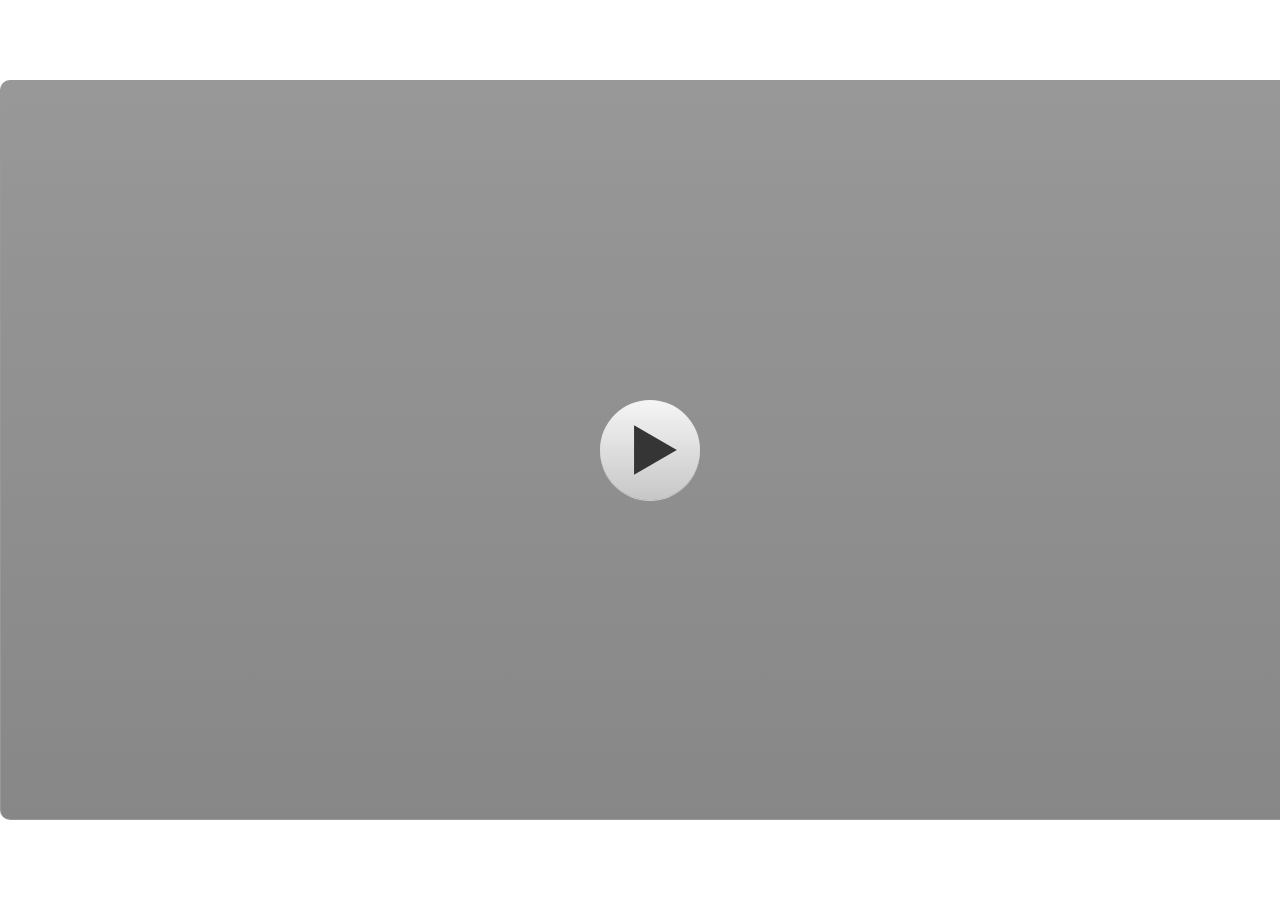
<file: story_html5.html>
<!DOCTYPE html>
<html lang="en-US">
<head>
  <meta charset="utf-8">
  <!-- Created using Storyline 3 - http://www.articulate.com  -->
  <!-- version: 3.10.22406.0 -->
  <title>Auditor AI - Misi Rekrutmen Adil</title>
  <meta http-equiv="x-ua-compatible" content="IE=edge" />
  <meta name="viewport" content="width=device-width, initial-scale=1.0, user-scalable=no, shrink-to-fit=no, minimal-ui" />
  <meta name="apple-mobile-web-app-capable" content="yes" />
  <style>
    html, body { height: 100%; padding: 0; margin: 0 }
    #app { height: 100%; width: 100%; }
  </style>
  
  <script>window.THREE = { };</script>
</head>
<body style="background: #FFFFFF" class="cs-HTML theme-classic">
  <!-- 360 -->
  <script>!function(e){function n(e,i){return e.test(i)}function i(e){var i=e||navigator.userAgent,o=i.split("[FBAN");if(void 0!==o[1]&&(i=o[0]),this.apple={phone:n(t,i),ipod:n(d,i),tablet:!n(t,i)&&n(s,i),device:n(t,i)||n(d,i)||n(s,i)},this.amazon={phone:n(h,i),tablet:!n(h,i)&&n(a,i),device:n(h,i)||n(a,i)},this.android={phone:n(h,i)||n(b,i),tablet:!n(h,i)&&!n(b,i)&&(n(a,i)||n(r,i)),device:n(h,i)||n(a,i)||n(b,i)||n(r,i)},this.windows={phone:n(l,i),tablet:n(p,i),device:n(l,i)||n(p,i)},this.other={blackberry:n(f,i),blackberry10:n(u,i),opera:n(c,i),firefox:n(A,i),chrome:n(w,i),device:n(f,i)||n(u,i)||n(c,i)||n(A,i)||n(w,i)},this.seven_inch=n(v,i),this.any=this.apple.device||this.android.device||this.windows.device||this.other.device||this.seven_inch,this.phone=this.apple.phone||this.android.phone||this.windows.phone,this.tablet=this.apple.tablet||this.android.tablet||this.windows.tablet,"undefined"==typeof window)return this}function o(){var e=new i;return e.Class=i,e}var t=/iPhone/i,d=/iPod/i,s=/iPad/i,b=/(?=.*\bAndroid\b)(?=.*\bMobile\b)/i,r=/Android/i,h=/(?=.*\bAndroid\b)(?=.*\bSD4930UR\b)/i,a=/(?=.*\bAndroid\b)(?=.*\b(?:KFOT|KFTT|KFJWI|KFJWA|KFSOWI|KFTHWI|KFTHWA|KFAPWI|KFAPWA|KFARWI|KFASWI|KFSAWI|KFSAWA)\b)/i,l=/IEMobile/i,p=/(?=.*\bWindows\b)(?=.*\bARM\b)/i,f=/BlackBerry/i,u=/BB10/i,c=/Opera Mini/i,w=/(CriOS|Chrome)(?=.*\bMobile\b)/i,A=/(?=.*\bFirefox\b)(?=.*\bMobile\b)/i,v=new RegExp("(?:Nexus 7|BNTV250|Kindle Fire|Silk|GT-P1000)","i");"undefined"!=typeof module&&module.exports&&"undefined"==typeof window?module.exports=i:"undefined"!=typeof module&&module.exports&&"undefined"!=typeof window?module.exports=o():"function"==typeof define&&define.amd?define("isMobile",[],e.isMobile=o()):e.isMobile=o()}(this);
    window.isMobile.apple.tablet = window.isMobile.apple.tablet ||
      (navigator.platform === 'MacIntel' && navigator.maxTouchPoints > 1);
    window.isMobile.apple.device = window.isMobile.apple.device || window.isMobile.apple.tablet;
    window.isMobile.tablet = window.isMobile.tablet || window.isMobile.apple.tablet;
    window.isMobile.any = window.isMobile.any || window.isMobile.apple.tablet;
  </script>

  <div id="focus-sink" aria-hidden="true" tabIndex=-1"></div>

  <div id="preso"></div>
  <script>
    window.DS = {};
    window.globals = {
      DATA_PATH_BASE: '',
      HAS_FRAME: true,
      HAS_SLIDE: true,

      lmsPresent: false,
      tinCanPresent: false,
      cmi5Present: false,
      aoSupport: false,
      scale: 'noscale',
      captureRc: false,
      browserSize: 'optimal',
      bgColor: '#FFFFFF',
      features: '',
      themeName: 'classic',
      preloaderColor: '#FFFFFF',
      suppressAnalytics: false,
      productChannel: 'perpetual',
      publishSource: 'storyline',
      aid: '',
      cid: '80549537-d922-4b01-b602-caafe32da1da',
      playerVersion: '3.10.22406.0',
      maxIosVideoElements: 5,

      
      parseParams: function(qs) {
        if (window.globals.parsedParams != null) {
          return window.globals.parsedParams;
        }
        qs = (qs || window.location.search.substr(1)).split('+').join(' ');
        var params = {},
            tokens,
            re = /[?&]?([^=]+)=([^&]*)/g;

        while (tokens = re.exec(qs)) {
          params[decodeURIComponent(tokens[1]).trim()] =
            decodeURIComponent(tokens[2]).trim();
        }
        window.globals.parsedParams = params;
        return params;
      }

    };

    (function() {

      var classTypes = [ 'desktop', 'mobile', 'phone', 'tablet' ];

      var addDeviceClasses = function(prefix, testObj) {
        var curr, i;
        for (i = 0; i < classTypes.length; i++) {
          curr = classTypes[i];
          if (testObj[curr]) {
            document.body.classList.add(prefix + curr);
          }
        }
      };

      var params = window.globals.parseParams(),
          isDevicePreview = params.devicepreview === '1',
          isPhoneOverride = params.deviceType === 'phone' || (isDevicePreview && params.phone == '1'),
          isTabletOverride = (params.deviceType === 'tablet' || isDevicePreview) && !isPhoneOverride,
          isMobileOverride = isPhoneOverride || isTabletOverride;

      var deviceView = {
        desktop: !window.isMobile.any && !isMobileOverride,
        mobile: window.isMobile.any || isMobileOverride,
        phone: isPhoneOverride || (window.isMobile.phone && !isTabletOverride),
        tablet: isTabletOverride || window.isMobile.tablet
      };

      window.globals.deviceView = deviceView;
      window.isMobile.desktop = !window.isMobile.any;
      window.isMobile.mobile = window.isMobile.any;

      addDeviceClasses('view-', deviceView);

    })();
  </script>
  
  <script src='story_content/user.js' type=text/javascript></script>
  <div class="slide-loader"></div>

  <script type="text/javascript">
    if (window.globals.deviceView.isMobile) { var doc = document, loader = doc.body.querySelector('.slide-loader'); [ 1, 2, 3 ].forEach(function(n) { var d = doc.createElement('div'); d.style.backgroundColor = window.globals.preloaderColor; d.classList.add('mobile-loader-dot'); d.classList.add('dot' + n); loader.appendChild(d); }); }
  </script>

  <div class="mobile-load-title-overlay" style="display: none">
    <div class="mobile-load-title">Auditor AI - Misi Rekrutmen Adil</div>
  </div>

  <div class="mobile-chrome-warning"></div>

  <script>
    
    if (window.autoSpider && window.vInterfaceObject) {
      document.querySelector('.mobile-load-title-overlay').style.display = 'none';
    }
  </script>

  

  <link rel="stylesheet" href="html5/data/css/output.min.css" data-noprefix />
</body>
<script src="html5/lib/scripts/ds-bootstrap.min.js"></script>
</html>
</file>
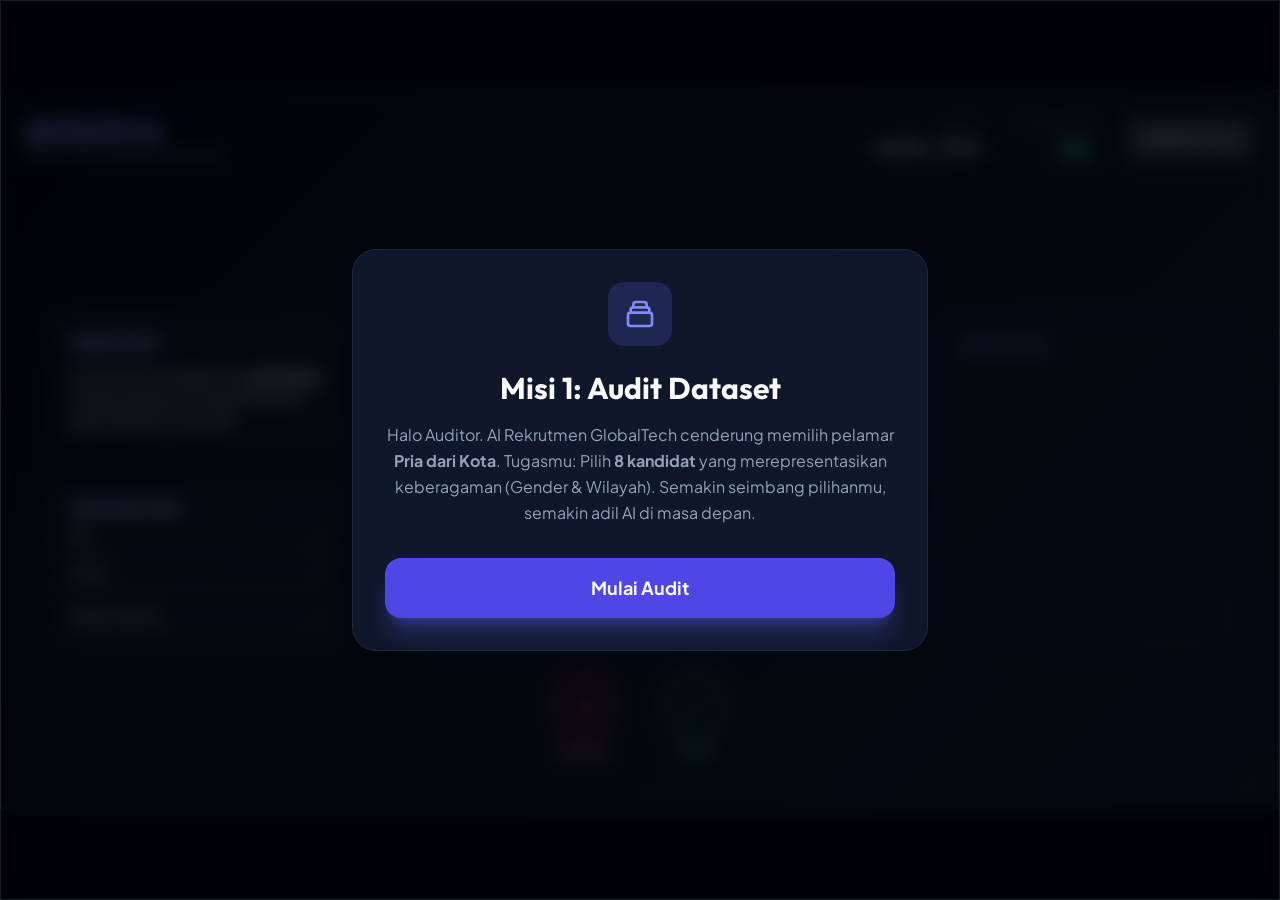
<file: story_content/WebObjects/5WrjZgsZGil/game_level_1.htm>
<!doctype html>
<html lang="id">
  <head>
    <meta charset="UTF-8" />
    <meta name="viewport" content="width=device-width, initial-scale=1.0" />
    <title>Detektif AI: Misi Rekrutmen Adil</title>
    <script src="tailwind.js"></script>
    <link
      href="https://fonts.googleapis.com/css2?family=Plus+Jakarta+Sans:wght@400;500;600;700&family=Outfit:wght@600;700&display=swap"
      rel="stylesheet"
    />
    <style>
      :root {
        --primary: #6366f1;
        --success: #10b981;
        --danger: #ef4444;
        --bg-dark: #020617;
        --card-bg: #0f172a;
      }

      body {
        font-family: "Plus Jakarta Sans", sans-serif;
        background-color: var(--bg-dark);
        color: #f8fafc;
        margin: 0;
        padding: 0;
        overflow: hidden; /* Mencegah scroll di IFP */
        display: flex;
        justify-content: center;
        align-items: center;
        height: 100vh;
      }

      #game-container {
        width: 1280px;
        height: 720px;
        background: linear-gradient(135deg, #020617 0%, #0f172a 100%);
        position: relative;
        box-shadow: 0 0 50px rgba(0, 0, 0, 0.5);
        border: 1px solid #1e293b;
        overflow: hidden;
      }

      .heading-font {
        font-family: "Outfit", sans-serif;
      }

      .glass-panel {
        background: rgba(15, 23, 42, 0.7);
        backdrop-filter: blur(10px);
        border: 1px solid rgba(255, 255, 255, 0.1);
      }

      .card-stack {
        perspective: 1000px;
      }

      .candidate-card {
        transition: all 0.4s cubic-bezier(0.175, 0.885, 0.32, 1.275);
        user-select: none;
      }

      .fairness-meter-fill {
        transition:
          width 0.5s ease-in-out,
          background-color 0.5s ease;
      }

      /* Scanline effect for Cyberpunk vibe */
      .scanline {
        width: 100%;
        height: 2px;
        background: rgba(99, 102, 241, 0.1);
        position: absolute;
        z-index: 10;
        animation: scan 4s linear infinite;
      }

      @keyframes scan {
        0% {
          top: 0;
        }
        100% {
          top: 100%;
        }
      }

      .btn-action {
        transition: all 0.2s ease;
      }
      .btn-action:active {
        transform: scale(0.95);
      }
    </style>
  </head>
  <body>
    <div id="game-container">
      <div class="scanline"></div>

      <!-- Header -->
      <header
        class="absolute top-0 w-full p-6 flex justify-between items-center z-20"
      >
        <div>
          <h1
            class="heading-font text-2xl font-bold tracking-tight text-indigo-400"
          >
            DETEKTIF AI
          </h1>
          <p class="text-xs text-slate-400 tracking-widest uppercase">
            Misi 01: De-biasing Dataset
          </p>
        </div>
        <div class="flex gap-8">
          <div class="text-right">
            <p class="text-[10px] uppercase text-slate-500 mb-1">Auditor</p>
            <p id="auditor-name" class="font-semibold text-indigo-100">
              Guest_User
            </p>
          </div>
          <div class="text-right">
            <p class="text-[10px] uppercase text-slate-500 mb-1">
              Skor Keadilan
            </p>
            <p id="fairness-score" class="font-bold text-emerald-400 text-xl">
              0%
            </p>
          </div>
          <button
            onclick="exitToMenu()"
            class="px-4 py-2 bg-slate-800 hover:bg-rose-600 hover:text-white text-slate-300 text-xs font-bold rounded-lg border border-slate-700 transition-all shadow-md"
          >
            KEMBALI KE LAB
          </button>
        </div>
      </header>

      <!-- Main Content -->
      <main class="h-full flex items-center px-12 pt-16">
        <!-- Left: Sidebar Info -->
        <aside class="w-1/4 space-y-6">
          <div class="glass-panel p-5 rounded-2xl">
            <h3
              class="text-sm font-bold text-indigo-300 mb-3 uppercase tracking-tighter"
            >
              Target Audit
            </h3>
            <p class="text-sm text-slate-300 leading-relaxed">
              Kumpulkan 8 kandidat yang
              <span class="text-white font-bold italic">seimbang</span>. Hindari
              pola bias (Gender & Wilayah) agar AI belajar secara adil.
            </p>
          </div>

          <div class="glass-panel p-5 rounded-2xl">
            <h3
              class="text-sm font-bold text-indigo-300 mb-3 uppercase tracking-tighter"
            >
              Data Komposisi
            </h3>
            <div class="space-y-3">
              <div>
                <div class="flex justify-between text-[10px] mb-1">
                  <span>PRIA</span>
                  <span id="count-m">0</span>
                </div>
                <div class="h-1 bg-slate-800 rounded-full overflow-hidden">
                  <div
                    id="bar-m"
                    class="h-full bg-blue-500 w-0 transition-all"
                  ></div>
                </div>
              </div>
              <div>
                <div class="flex justify-between text-[10px] mb-1">
                  <span>WANITA</span>
                  <span id="count-f">0</span>
                </div>
                <div class="h-1 bg-slate-800 rounded-full overflow-hidden">
                  <div
                    id="bar-f"
                    class="h-full bg-pink-500 w-0 transition-all"
                  ></div>
                </div>
              </div>
              <div class="pt-2 border-t border-slate-800">
                <div class="flex justify-between text-[10px] mb-1">
                  <span>PEDESAAN (RURAL)</span>
                  <span id="count-rural">0</span>
                </div>
                <div class="h-1 bg-slate-800 rounded-full overflow-hidden">
                  <div
                    id="bar-rural"
                    class="h-full bg-emerald-500 w-0 transition-all"
                  ></div>
                </div>
              </div>
            </div>
          </div>
        </aside>

        <!-- Center: Card Swiper Area -->
        <section
          class="flex-1 flex flex-col items-center justify-center relative"
        >
          <div id="card-area" class="w-80 h-[420px] relative card-stack">
            <!-- Cards will be injected here via JS -->
            <div
              id="empty-state"
              class="absolute inset-0 flex flex-col items-center justify-center text-center opacity-0 pointer-events-none transition-opacity duration-500"
            >
              <div
                class="w-20 h-20 rounded-full bg-indigo-500/20 flex items-center justify-center mb-4"
              >
                <svg
                  class="w-10 h-10 text-indigo-400"
                  fill="none"
                  stroke="currentColor"
                  viewBox="0 0 24 24"
                >
                  <path
                    stroke-linecap="round"
                    stroke-linejoin="round"
                    stroke-width="2"
                    d="M5 13l4 4L19 7"
                  ></path>
                </svg>
              </div>
              <h2 class="text-xl font-bold mb-2 text-white">Audit Selesai</h2>
              <p class="text-sm text-slate-400 mb-6">
                Menganalisis hasil de-biasing...
              </p>
              <button
                onclick="finishLevel()"
                class="px-8 py-3 bg-indigo-600 hover:bg-indigo-500 text-white rounded-xl font-bold shadow-lg shadow-indigo-500/40 transition-all"
              >
                Lihat Laporan
              </button>
            </div>
          </div>

          <!-- Action Buttons -->
          <div id="action-btns" class="mt-12 flex gap-12">
            <button
              onclick="handleDecision(false)"
              class="group flex flex-col items-center gap-2"
            >
              <div
                class="w-16 h-16 rounded-full border-2 border-rose-500 flex items-center justify-center text-rose-500 group-hover:bg-rose-500 group-hover:text-white btn-action"
              >
                <svg
                  class="w-8 h-8"
                  fill="none"
                  stroke="currentColor"
                  viewBox="0 0 24 24"
                >
                  <path
                    stroke-linecap="round"
                    stroke-linejoin="round"
                    stroke-width="2"
                    d="M6 18L18 6M6 6l12 12"
                  ></path>
                </svg>
              </div>
              <span
                class="text-[10px] font-bold tracking-widest text-rose-400 uppercase"
                >Abaikan</span
              >
            </button>
            <button
              onclick="handleDecision(true)"
              class="group flex flex-col items-center gap-2"
            >
              <div
                class="w-16 h-16 rounded-full border-2 border-emerald-500 flex items-center justify-center text-emerald-500 group-hover:bg-emerald-500 group-hover:text-white btn-action"
              >
                <svg
                  class="w-8 h-8"
                  fill="none"
                  stroke="currentColor"
                  viewBox="0 0 24 24"
                >
                  <path
                    stroke-linecap="round"
                    stroke-linejoin="round"
                    stroke-width="2"
                    d="M5 13l4 4L19 7"
                  ></path>
                </svg>
              </div>
              <span
                class="text-[10px] font-bold tracking-widest text-emerald-400 uppercase"
                >Terima</span
              >
            </button>
          </div>
        </section>

        <!-- Right: Instructions / Objective -->
        <aside class="w-1/4">
          <div class="glass-panel p-6 rounded-3xl border-indigo-500/30">
            <h3
              class="text-indigo-400 text-xs font-bold uppercase mb-4 tracking-widest"
            >
              Status Log
            </h3>
            <div
              id="log-container"
              class="space-y-4 h-64 overflow-hidden relative"
            >
              <!-- Logs will appear here -->
            </div>
          </div>
        </aside>
      </main>

      <!-- Bottom Meter -->
      <div class="absolute bottom-0 w-full h-1 bg-slate-900">
        <div
          id="overall-progress"
          class="h-full bg-indigo-500 w-0 transition-all duration-300"
        ></div>
      </div>
    </div>

    <!-- Intro Modal -->
    <div
      id="intro-modal"
      class="fixed inset-0 z-50 flex items-center justify-center p-4 glass-panel bg-black/60"
    >
      <div
        class="max-w-xl w-full bg-slate-900 p-8 rounded-3xl border border-slate-800 text-center"
      >
        <div
          class="w-16 h-16 bg-indigo-500/20 rounded-2xl flex items-center justify-center mx-auto mb-6"
        >
          <svg
            class="w-8 h-8 text-indigo-400"
            fill="none"
            stroke="currentColor"
            viewBox="0 0 24 24"
          >
            <path
              stroke-linecap="round"
              stroke-linejoin="round"
              stroke-width="2"
              d="M19 11H5m14 0a2 2 0 012 2v6a2 2 0 01-2 2H5a2 2 0 01-2-2v-6a2 2 0 012-2m14 0V9a2 2 0 00-2-2M5 11V9a2 2 0 012-2m0 0V5a2 2 0 012-2h6a2 2 0 012 2v2M7 7h10"
            ></path>
          </svg>
        </div>
        <h2 class="heading-font text-3xl font-bold mb-4">
          Misi 1: Audit Dataset
        </h2>
        <p class="text-slate-400 mb-8 leading-relaxed">
          Halo Auditor. AI Rekrutmen GlobalTech cenderung memilih pelamar
          <strong>Pria dari Kota</strong>. Tugasmu: Pilih
          <strong>8 kandidat</strong> yang merepresentasikan keberagaman (Gender
          & Wilayah). Semakin seimbang pilihanmu, semakin adil AI di masa depan.
        </p>
        <button
          onclick="startGame()"
          class="w-full py-4 bg-indigo-600 hover:bg-indigo-500 rounded-2xl font-bold text-lg shadow-xl shadow-indigo-500/30 transition-all"
        >
          Mulai Audit
        </button>
      </div>
    </div>

    <!-- Result Report Modal (Hidden initially) -->
    <div
      id="result-modal"
      class="fixed inset-0 z-50 flex items-center justify-center p-4 glass-panel bg-black/80 hidden"
    >
      <div
        class="max-w-2xl w-full bg-slate-900 p-10 rounded-3xl border border-emerald-500/30 text-center"
      >
        <h2
          id="result-title"
          class="heading-font text-4xl font-bold mb-2 text-emerald-400"
        >
          Audit Sukses
        </h2>
        <p id="result-desc" class="text-slate-400 mb-8 italic text-lg">
          "Data yang adil adalah fondasi teknologi masa depan."
        </p>

        <div class="grid grid-cols-2 gap-4 mb-8">
          <div class="bg-slate-800/50 p-6 rounded-2xl border border-slate-700">
            <p class="text-[10px] text-slate-500 uppercase mb-2">
              Skor Keadilan
            </p>
            <p id="final-fairness" class="text-3xl font-bold text-white">0%</p>
          </div>
          <div class="bg-slate-800/50 p-6 rounded-2xl border border-slate-700">
            <p class="text-[10px] text-slate-500 uppercase mb-2">Pilar CT</p>
            <p class="text-xl font-bold text-indigo-400">Abstraksi Data</p>
          </div>
        </div>

        <div
          class="space-y-3 mb-10 text-left bg-indigo-500/5 p-6 rounded-2xl border border-indigo-500/10"
        >
          <p class="text-sm font-semibold text-indigo-200">Refleksi Auditor:</p>
          <p
            id="reflection-text"
            class="text-sm text-slate-400 leading-relaxed"
          ></p>
        </div>

        <button
          onclick="finishAndReturn()"
          class="w-full py-4 bg-emerald-600 hover:bg-emerald-500 rounded-2xl font-bold text-white text-lg transition-all shadow-lg shadow-emerald-500/20"
        >
          Selesaikan Misi & Kembali ke Lab
        </button>
      </div>
    </div>

    <script>
      // Game Data
      const candidates = [
        {
          id: 1,
          name: "Budi Santoso",
          gender: "M",
          origin: "Urban",
          color: "#3b82f6",
          icon: "👨‍💻",
        },
        {
          id: 2,
          name: "Siti Aminah",
          gender: "F",
          origin: "Rural",
          color: "#ec4899",
          icon: "👩‍💻",
        },
        {
          id: 3,
          name: "Andi Wijaya",
          gender: "M",
          origin: "Urban",
          color: "#3b82f6",
          icon: "👨‍🔧",
        },
        {
          id: 4,
          name: "Lina Marlina",
          gender: "F",
          origin: "Rural",
          color: "#ec4899",
          icon: "👩‍💼",
        },
        {
          id: 5,
          name: "Agus Pratama",
          gender: "M",
          origin: "Urban",
          color: "#3b82f6",
          icon: "👨‍💼",
        },
        {
          id: 6,
          name: "Dewi Lestari",
          gender: "F",
          origin: "Urban",
          color: "#ec4899",
          icon: "👩‍🔬",
        },
        {
          id: 7,
          name: "Joko Susilo",
          gender: "M",
          origin: "Rural",
          color: "#3b82f6",
          icon: "👨‍🌾",
        },
        {
          id: 8,
          name: "Eka Putri",
          gender: "F",
          origin: "Urban",
          color: "#ec4899",
          icon: "👩‍💻",
        },
        {
          id: 9,
          name: "Rendi Kurnia",
          gender: "M",
          origin: "Rural",
          color: "#3b82f6",
          icon: "👨‍🔧",
        },
        {
          id: 10,
          name: "Maya Indah",
          gender: "F",
          origin: "Rural",
          color: "#ec4899",
          icon: "👩‍🔬",
        },
        {
          id: 11,
          name: "Hendra Saputra",
          gender: "M",
          origin: "Urban",
          color: "#3b82f6",
          icon: "👨‍💻",
        },
        {
          id: 12,
          name: "Sari Devi",
          gender: "F",
          origin: "Rural",
          color: "#ec4899",
          icon: "👩‍🌾",
        },
      ];

      let currentIdx = 0;
      let selected = [];
      let stats = { M: 0, F: 0, Rural: 0, Urban: 0 };
      const TARGET_COUNT = 8;

      function startGame() {
        document.getElementById("intro-modal").classList.add("hidden");
        renderCard();
        addLog("Mulai audit sistem GlobalTech...");
      }

      function renderCard() {
        const container = document.getElementById("card-area");
        const data = candidates[currentIdx];

        if (!data || selected.length >= TARGET_COUNT) {
          const emptyState = document.getElementById("empty-state");
          emptyState.style.opacity = "1";
          emptyState.classList.remove("pointer-events-none");
          emptyState.classList.add("pointer-events-auto");
          document.getElementById("action-btns").classList.add("hidden");
          return;
        }

        const card = document.createElement("div");
        card.className = `candidate-card absolute inset-0 bg-slate-800 rounded-3xl border-2 border-slate-700 shadow-2xl p-8 flex flex-col items-center justify-center text-center`;
        card.id = `card-${data.id}`;
        card.innerHTML = `
                <div class="text-6xl mb-6">${data.icon}</div>
                <h2 class="text-2xl font-bold mb-2">${data.name}</h2>
                <div class="flex gap-2 mb-8">
                    <span class="px-3 py-1 bg-slate-700 rounded-full text-[10px] font-bold uppercase tracking-widest">${data.gender === "M" ? "Pria" : "Wanita"}</span>
                    <span class="px-3 py-1 bg-slate-700 rounded-full text-[10px] font-bold uppercase tracking-widest">${data.origin}</span>
                </div>
                <div class="w-full bg-slate-900/50 p-4 rounded-xl text-left border border-slate-700/50">
                    <p class="text-[10px] text-slate-500 uppercase mb-1">Status Kualifikasi</p>
                    <p class="text-sm font-medium text-emerald-400 flex items-center gap-2">
                        <svg class="w-4 h-4" fill="currentColor" viewBox="0 0 20 20"><path fill-rule="evenodd" d="M10 18a8 8 0 100-16 8 8 0 000 16zm3.707-9.293a1 1 0 00-1.414-1.414L9 10.586 7.707 9.293a1 1 0 00-1.414 1.414l2 2a1 1 0 001.414 0l4-4z" clip-rule="evenodd"></path></svg>
                        Memenuhi Syarat Kompetensi
                    </p>
                </div>
            `;
        container.appendChild(card);
      }

      function handleDecision(accept) {
        const data = candidates[currentIdx];
        const card = document.getElementById(`card-${data.id}`);
        if (!card) return;

        if (accept) {
          card.style.transform = "translateX(500px) rotate(30deg)";
          card.style.opacity = "0";
          selected.push(data);
          updateStats(data);
          addLog(`Diterima: ${data.name}`);
        } else {
          card.style.transform = "translateX(-500px) rotate(-30deg)";
          card.style.opacity = "0";
          addLog(`Diabaikan: ${data.name}`);
        }

        setTimeout(() => {
          card.remove();
          currentIdx++;
          renderCard();
          updateProgressBar();
        }, 400);
      }

      function updateStats(data) {
        stats[data.gender]++;
        stats[data.origin]++;

        document.getElementById("count-m").innerText = stats.M;
        document.getElementById("count-f").innerText = stats.F;
        document.getElementById("count-rural").innerText = stats.Rural;

        document.getElementById("bar-m").style.width =
          `${(stats.M / 4) * 100}%`;
        document.getElementById("bar-f").style.width =
          `${(stats.F / 4) * 100}%`;
        document.getElementById("bar-rural").style.width =
          `${(stats.Rural / 4) * 100}%`;

        calculateFairness();
      }

      function calculateFairness() {
        const genderDiff = Math.abs(stats.M - stats.F);
        const originDiff = Math.abs(stats.Urban - stats.Rural);

        let score = 100 - (genderDiff + originDiff) * 6.25;
        if (selected.length < 2) score = 0;

        const scoreEl = document.getElementById("fairness-score");
        scoreEl.innerText = `${Math.floor(score)}%`;

        if (score > 80)
          scoreEl.className = "font-bold text-emerald-400 text-xl";
        else if (score > 50)
          scoreEl.className = "font-bold text-yellow-400 text-xl";
        else scoreEl.className = "font-bold text-rose-400 text-xl";

        return Math.floor(score);
      }

      function updateProgressBar() {
        const prog = (selected.length / TARGET_COUNT) * 100;
        document.getElementById("overall-progress").style.width = `${prog}%`;
      }

      function addLog(msg) {
        const logBox = document.getElementById("log-container");
        const item = document.createElement("div");
        item.className =
          "text-[11px] text-slate-400 border-l-2 border-indigo-500/30 pl-3 py-1 animate-fadeIn";
        item.innerHTML = `<span class="text-indigo-400 font-mono">[${new Date().toLocaleTimeString()}]</span> ${msg}`;
        logBox.prepend(item);
      }

      function finishLevel() {
        const finalScore = calculateFairness();
        document.getElementById("result-modal").classList.remove("hidden");
        document.getElementById("final-fairness").innerText = `${finalScore}%`;

        let reflection = "";
        if (finalScore >= 90) {
          reflection =
            "Luar biasa! Kamu berhasil menyeimbangkan dataset secara sempurna. AI yang dilatih dengan data ini akan memberikan kesempatan yang adil bagi siapa saja tanpa melihat latar belakang gender atau wilayah.";
        } else if (finalScore >= 70) {
          reflection =
            "Bagus. Kamu sudah berusaha mengurangi bias, namun masih ada sedikit ketimpangan. Ingat, keterwakilan (representation) sangat penting agar kelompok minoritas tidak terpinggirkan oleh algoritma.";
        } else {
          reflection =
            "Peringatan: Dataset yang kamu pilih masih sangat bias. Jika AI dilatih dengan data ini, diskriminasi terhadap kelompok tertentu akan terus berlanjut secara otomatis. Mari coba lebih peka terhadap keberagaman.";
          document.getElementById("result-title").innerText =
            "Audit Selesai dengan Catatan";
          document.getElementById("result-title").className =
            "heading-font text-4xl font-bold mb-2 text-yellow-400";
        }
        document.getElementById("reflection-text").innerText = reflection;
      }

      // --- FUNGSI KOMUNIKASI ARTICULATE STORYLINE ---

      // Fungsi aman untuk memanggil player Storyline
      function getSLPlayer() {
        try {
          return parent.GetPlayer();
        } catch (e) {
          return null; // Akan mengembalikan null jika dijalankan secara lokal di luar Storyline
        }
      }

      window.onload = () => {
        let name = "Auditor_Tamu"; // Nama default jika tidak ada Storyline
        const player = getSLPlayer();

        // Mengambil variabel 'playerName' dari Storyline
        if (player) {
          const slName = player.GetVar("playerName");
          if (slName && slName.trim() !== "") {
            name = slName;
          }
        }
        document.getElementById("auditor-name").innerText = name;
      };

      // Fungsi untuk tombol Keluar saat game sedang berjalan
      function exitToMenu() {
        const player = getSLPlayer();
        if (player) {
          // Mengubah variabel trigger di Storyline
          player.SetVar("Nav_ReturnToLab", true);
        } else {
          console.log("Simulasi: Kembali ke Menu Lab");
        }
      }

      // Fungsi untuk tombol selesai setelah mendapat skor
      function finishAndReturn() {
        const player = getSLPlayer();
        const finalScoreText =
          document.getElementById("final-fairness").innerText;
        const finalScore = parseInt(finalScoreText.replace("%", ""));

        if (player) {
          // Jika skor lebih dari atau sama dengan 70, tandai Level 1 Selesai
          if (finalScore >= 70) {
            player.SetVar("GameLevel1", true);
          }
          // Kirim perintah untuk kembali ke halaman menu
          player.SetVar("Nav_ReturnToLab", true);
        } else {
          console.log(
            "Simulasi: Misi Selesai. Kembali ke Menu Lab. Skor: " + finalScore,
          );
        }
      }
    </script>
  </body>
</html>
</file>
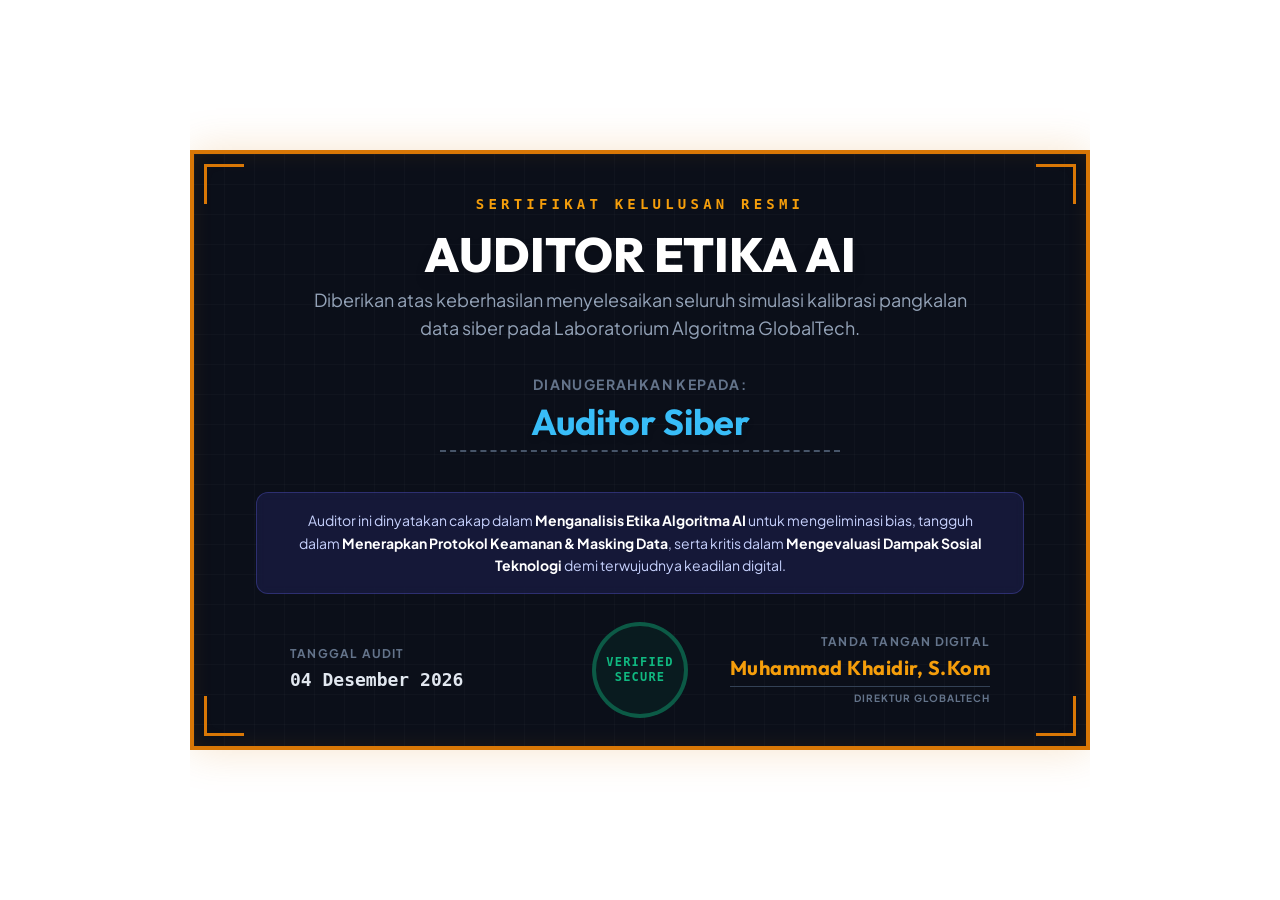
<file: story_content/WebObjects/6EKz0HmPcK7/sertifikat.htm>
<!doctype html>
<html lang="id">
  <head>
    <meta charset="UTF-8" />
    <meta name="viewport" content="width=device-width, initial-scale=1.0" />
    <title>Sertifikat Murni - Auditor AI</title>

    <!-- Tailwind CSS -->
    <script src="tailwind.js"></script>

    <!-- Google Fonts -->
    <link
      href="https://fonts.googleapis.com/css2?family=Plus+Jakarta+Sans:wght@400;500;600;700&family=Outfit:wght@600;700;800&family=Space+Mono:wght@400;700&display=swap"
      rel="stylesheet"
    />

    <!-- Library HTML2PDF -->
    <script src="html2pdf.bundle.min.js"></script>

    <style>
      body,
      html {
        margin: 0;
        padding: 0;
        min-height: 100vh;
        /* Transparan agar menyatu dengan background slide Articulate Storyline Anda */
        background-color: transparent;
        font-family: "Plus Jakarta Sans", sans-serif;
        display: flex;
        justify-content: center;
        align-items: center;
        overflow: hidden;
      }

      .heading {
        font-family: "Outfit", sans-serif;
      }
      .mono {
        font-family: "Space+Mono", monospace;
      }

      /* Area Sertifikat yang akan dicetak (Fixed Size 900x600) */
      #printable-certificate {
        width: 900px;
        height: 600px;
        background: #0b0f19;
        position: relative;
        overflow: hidden;
        box-sizing: border-box;
        border: 4px solid #d97706; /* Emas */
        box-shadow:
          0 0 40px rgba(217, 119, 6, 0.2),
          inset 0 0 20px rgba(217, 119, 6, 0.1);

        /* TRICK UTAMA: Memaksa sertifikat mengecil secara visual di dalam Web Object */
        /* transform: scale(
          0.78
        );
        transform-origin: center center;
        flex-shrink: 0; */
      }

      /* Ornamen Cyber di Sudut Sertifikat */
      .corner-tl {
        position: absolute;
        top: 10px;
        left: 10px;
        width: 40px;
        height: 40px;
        border-top: 3px solid #d97706;
        border-left: 3px solid #d97706;
      }
      .corner-tr {
        position: absolute;
        top: 10px;
        right: 10px;
        width: 40px;
        height: 40px;
        border-top: 3px solid #d97706;
        border-right: 3px solid #d97706;
      }
      .corner-bl {
        position: absolute;
        bottom: 10px;
        left: 10px;
        width: 40px;
        height: 40px;
        border-bottom: 3px solid #d97706;
        border-left: 3px solid #d97706;
      }
      .corner-br {
        position: absolute;
        bottom: 10px;
        right: 10px;
        width: 40px;
        height: 40px;
        border-bottom: 3px solid #d97706;
        border-right: 3px solid #d97706;
      }

      /* Garis dekoratif (Grid) Latar Belakang */
      .bg-grid {
        position: absolute;
        inset: 0;
        background-image:
          linear-gradient(
            to right,
            rgba(255, 255, 255, 0.02) 1px,
            transparent 1px
          ),
          linear-gradient(
            to bottom,
            rgba(255, 255, 255, 0.02) 1px,
            transparent 1px
          );
        background-size: 30px 30px;
        pointer-events: none;
      }
    </style>
  </head>
  <body>
    <!-- AREA SERTIFIKAT (Murni hanya ini yang ada di layar) -->
    <div
      id="printable-certificate"
      class="flex flex-col items-center justify-center p-12 text-center"
    >
      <div class="bg-grid"></div>
      <div class="corner-tl"></div>
      <div class="corner-tr"></div>
      <div class="corner-bl"></div>
      <div class="corner-br"></div>

      <!-- Header Sertifikat -->
      <div class="relative z-10 w-full">
        <p
          class="text-amber-500 font-bold tracking-[0.3em] text-sm uppercase mb-4 mono"
        >
          Sertifikat Kelulusan Resmi
        </p>
        <h1
          class="heading text-5xl font-extrabold text-white mb-2 uppercase drop-shadow-lg"
        >
          Auditor Etika AI
        </h1>
        <p class="text-slate-400 text-lg mb-8 max-w-2xl mx-auto">
          Diberikan atas keberhasilan menyelesaikan seluruh simulasi kalibrasi
          pangkalan data siber pada Laboratorium Algoritma GlobalTech.
        </p>

        <!-- Nama Siswa -->
        <p
          class="text-slate-500 text-sm uppercase font-bold tracking-widest mb-2"
        >
          Dianugerahkan Kepada:
        </p>
        <div
          class="inline-block border-b-2 border-dashed border-slate-600 pb-2 mb-10 min-w-[400px]"
        >
          <h2
            id="student-name"
            class="heading text-4xl font-bold text-sky-400 drop-shadow-md"
          >
            Memuat Data...
          </h2>
        </div>

        <!-- Kompetensi -->
        <div
          class="bg-indigo-900/30 border border-indigo-500/30 rounded-xl py-4 px-8 max-w-3xl mx-auto mb-10 backdrop-blur-sm"
        >
          <p class="text-indigo-200 text-sm leading-relaxed">
            Auditor ini dinyatakan cakap dalam
            <span class="text-white font-bold"
              >Menganalisis Etika Algoritma AI</span
            >
            untuk mengeliminasi bias, tangguh dalam
            <span class="text-white font-bold"
              >Menerapkan Protokol Keamanan & Masking Data</span
            >, serta kritis dalam
            <span class="text-white font-bold"
              >Mengevaluasi Dampak Sosial Teknologi</span
            >
            demi terwujudnya keadilan digital.
          </p>
        </div>

        <!-- Footer Tanda Tangan -->
        <div class="flex justify-between items-center w-full px-12 mt-4">
          <div class="text-left">
            <p
              class="text-slate-500 text-xs uppercase font-bold tracking-widest mb-1"
            >
              Tanggal Audit
            </p>
            <p id="issue-date" class="text-slate-200 font-bold text-lg mono">
              DD/MM/YYYY
            </p>
          </div>

          <!-- Stempel Siber -->
          <div
            class="absolute left-1/2 -translate-x-1/2 w-24 h-24 border-4 border-emerald-500/40 rounded-full flex items-center justify-center bg-emerald-900/20 backdrop-blur-sm"
          >
            <p
              class="text-emerald-500 text-xs font-bold uppercase tracking-widest text-center leading-tight mono"
            >
              VERIFIED<br />SECURE
            </p>
          </div>

          <div class="text-right">
            <p
              class="text-slate-500 text-xs uppercase font-bold tracking-widest mb-1"
            >
              Tanda Tangan Digital
            </p>
            <p class="text-amber-500 font-bold text-xl heading tracking-wide">
              Muhammad Khaidir, S.Kom
            </p>
            <p
              class="text-slate-500 text-[10px] uppercase font-bold tracking-widest border-t border-slate-700 pt-1 mt-1"
            >
              Direktur GlobalTech
            </p>
          </div>
        </div>
      </div>
    </div>

    <script>
      // 1. Fungsi melacak Player Storyline
      function getSLPlayer() {
        try {
          if (parent && typeof parent.GetPlayer === "function")
            return parent.GetPlayer();
          if (window.top && typeof window.top.GetPlayer === "function")
            return window.top.GetPlayer();
        } catch (e) {
          console.error("CORS Error: ", e);
        }
        return null;
      }

      // 2. Inisialisasi Teks Saat Web Object Dimuat
      window.onload = function () {
        let name = "Auditor Siber";
        const player = getSLPlayer();

        if (player) {
          const slName = player.GetVar("playerName");
          if (slName && slName.trim() !== "") {
            name = slName;
          }
        }

        document.getElementById("student-name").innerText = name;

        const today = new Date();
        document.getElementById("issue-date").innerText =
          today.toLocaleDateString("id-ID", {
            day: "2-digit",
            month: "long",
            year: "numeric",
          });
      };

      // 3. FUNGSI GLOBAL: Diekspos agar bisa dipanggil dari luar (oleh tombol Storyline)
      window.downloadPDF = function () {
        const element = document.getElementById("printable-certificate");
        const studentName = document.getElementById("student-name").innerText;
        const cleanName = studentName.replace(/[^a-zA-Z0-9]/g, "_");

        const opt = {
          margin: 0,
          filename: `Sertifikat_Auditor_AI_${cleanName}.pdf`,
          image: { type: "jpeg", quality: 1.0 },
          html2canvas: { scale: 2, useCORS: false, backgroundColor: "#0b0f19" },
          jsPDF: { unit: "px", format: [900, 600], orientation: "landscape" },
        };

        // Memanggil fungsi html2pdf untuk mengunduh
        html2pdf().set(opt).from(element).save();
      };
    </script>
  </body>
</html>
</file>
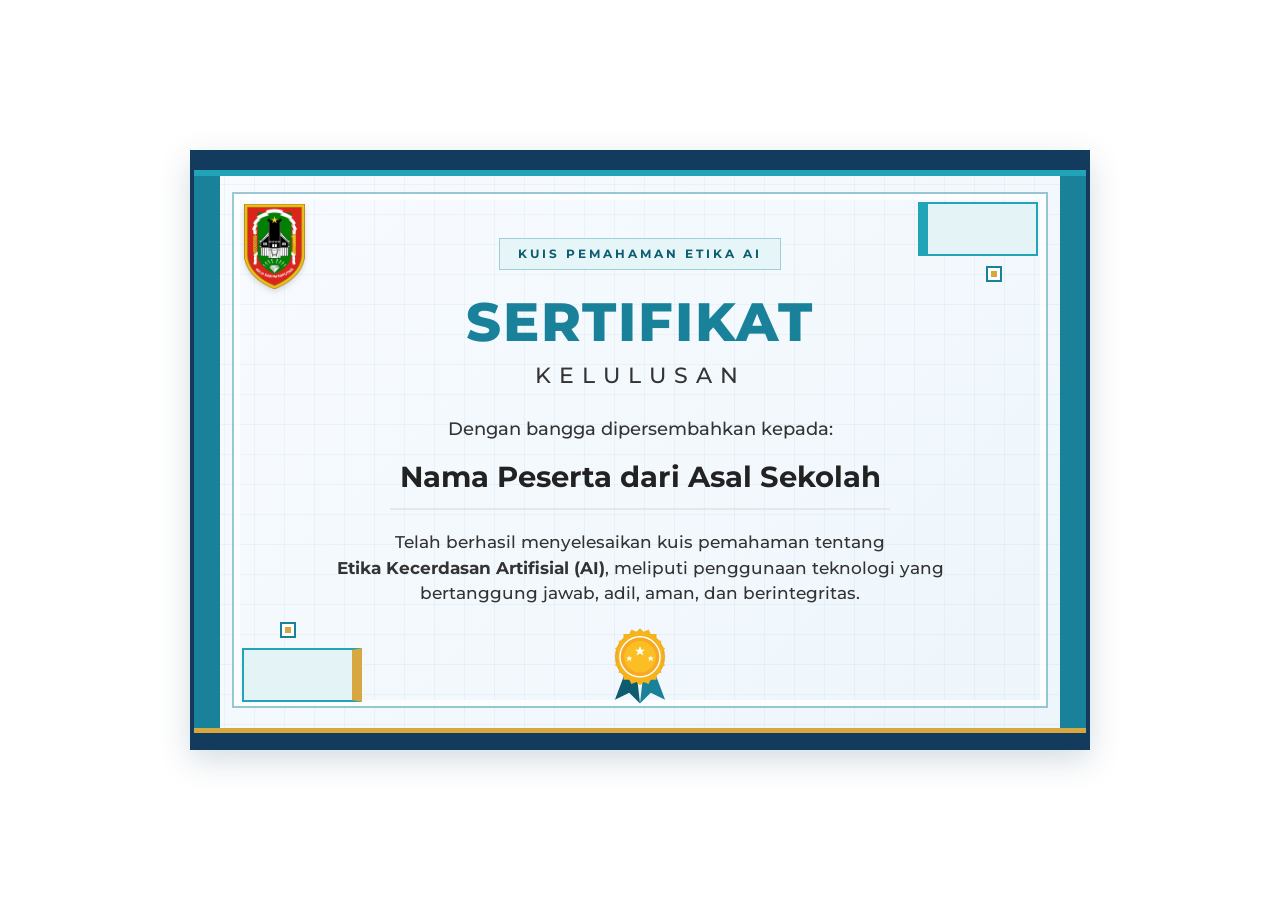
<file: story_content/WebObjects/6FyjeEyR4tg/quiz.htm>
<!doctype html>
<html lang="id">
  <head>
    <meta charset="UTF-8" />
    <meta name="viewport" content="width=device-width, initial-scale=1.0" />
    <title>Sertifikat Penghargaan</title>

    <!-- Menggunakan Tailwind CSS untuk tata letak yang cepat -->
    <script src="tailwind.js"></script>

    <!-- Google Fonts untuk tipografi yang elegan -->
    <link
      href="https://fonts.googleapis.com/css2?family=Montserrat:wght@400;500;600;700;800&display=swap"
      rel="stylesheet"
    />

    <!-- Pustaka HTML2PDF jika Anda tetap ingin fitur cetak terintegrasi langsung di dalamnya -->
    <script src="html2pdf.bundle.min.js"></script>

    <style>
      body,
      html {
        margin: 0;
        padding: 0;
        width: 100%;
        height: 100%;
        display: flex;
        justify-content: center;
        align-items: center;
        font-family: "Montserrat", sans-serif;
        background-color: transparent; /* Transparan agar menyatu dengan slide IFP */
        overflow: hidden;
      }

      /* KANVAS SERTIFIKAT UTAMA (mengikuti ukuran sertifikat.htm) */
      #printable-certificate {
        width: 900px;
        height: 600px;
        background: linear-gradient(135deg, #f8fbff 0%, #eef6fb 100%);
        position: relative;
        box-sizing: border-box;
        border: 4px solid #123b5d;
        box-shadow: 0 10px 30px rgba(18, 59, 93, 0.18);
        overflow: hidden;
        flex-shrink: 0;

        /* Menjaga kanvas 900x600 tetap utuh di Web Object Storyline 1015x564. */
        transform-origin: center center;
        transform: scale(min(calc(100vw / 900), calc(100vh / 600)));
      }

      @media print {
        #printable-certificate {
          transform: scale(1) !important;
          box-shadow: none !important;
        }
      }

      body.pdf-export #printable-certificate {
        transform: scale(1) !important;
        box-shadow: none !important;
      }

      /* Latar stabil untuk html2canvas: tanpa clip-path dan tanpa rotasi. */
      .ai-grid {
        position: absolute;
        inset: 0;
        z-index: 0;
        background-image:
          linear-gradient(rgba(25, 130, 154, 0.055) 1px, transparent 1px),
          linear-gradient(90deg, rgba(25, 130, 154, 0.055) 1px, transparent 1px);
        background-size: 30px 30px;
      }

      .top-band,
      .bottom-band {
        position: absolute;
        left: 0;
        width: 100%;
        z-index: 1;
      }

      .top-band {
        top: 0;
        height: 22px;
        background: #123b5d;
        border-bottom: 6px solid #21a3b8;
      }

      .bottom-band {
        bottom: 0;
        height: 18px;
        background: #123b5d;
        border-top: 5px solid #d6a83f;
      }

      .side-panel {
        position: absolute;
        top: 22px;
        bottom: 18px;
        width: 26px;
        z-index: 1;
        background: #19829a;
      }

      .side-panel.left {
        left: 0;
      }
      .side-panel.right {
        right: 0;
      }

      .certificate-frame {
        position: absolute;
        inset: 38px;
        z-index: 2;
        border: 2px solid rgba(25, 130, 154, 0.42);
        box-shadow: inset 0 0 0 6px rgba(255, 255, 255, 0.78);
      }

      .ai-accent {
        position: absolute;
        z-index: 2;
        width: 120px;
        height: 54px;
        background: #e4f3f6;
        border: 2px solid #21a3b8;
      }

      .ai-accent.top-right {
        top: 48px;
        right: 48px;
        border-left: 10px solid #21a3b8;
      }

      .ai-accent.bottom-left {
        bottom: 44px;
        left: 48px;
        border-right: 10px solid #d6a83f;
      }

      .ai-node {
        position: absolute;
        z-index: 3;
        width: 12px;
        height: 12px;
        background: #d6a83f;
        border: 3px solid #ffffff;
        box-shadow: 0 0 0 2px #19829a;
      }

      .node-one {
        top: 114px;
        right: 86px;
      }
      .node-two {
        bottom: 110px;
        left: 88px;
      }

      .ethics-label {
        display: inline-block;
        margin-bottom: 12px;
        padding: 6px 18px;
        border: 1px solid #9ccfd8;
        background: #e6f5f7;
        color: #0e5c70;
        font-size: 12px;
        font-weight: 700;
        letter-spacing: 3px;
        text-transform: uppercase;
      }

      /* --- KONTEN TEKS SERTIFIKAT --- */
      .content-layer {
        position: relative;
        z-index: 10;
        width: 100%;
        height: 100%;
        display: flex;
        flex-direction: column;
        align-items: center;
        justify-content: center;
        padding: 82px 70px 38px;
        box-sizing: border-box;
      }

      .title {
        color: #19829a;
        font-size: 54px;
        font-weight: 800;
        letter-spacing: 2px;
        margin: 0 0 -4px;
      }

      .subtitle {
        color: #333333;
        font-size: 22px;
        font-weight: 500;
        letter-spacing: 8px;
        margin: 0 0 24px;
      }

      .recipient-label {
        font-size: 18px;
        color: #333333;
        margin: 0 0 12px;
        font-weight: 500;
      }

      .recipient-name {
        font-size: 29px;
        font-weight: 700;
        color: #222222;
        padding-bottom: 10px;
        border-bottom: 2px solid #e5e7eb;
        min-width: 500px;
        text-align: center;
        margin-bottom: 20px;
      }

      .description {
        font-size: 17px;
        color: #333333;
        text-align: center;
        line-height: 1.5;
        max-width: 700px;
        font-weight: 500;
      }

      /* Medali (Bawah Tengah) */
      .medal-container {
        margin-top: 14px;
      }

      .medal-container svg {
        width: 72px;
        height: 86px;
      }
    </style>
  </head>
  <body>
    <!-- KANVAS SERTIFIKAT UTAMA -->
    <div id="printable-certificate">
      <!-- LAYER BACKGROUND STABIL UNTUK TAMPILAN DAN PDF -->
      <div class="ai-grid"></div>
      <div class="top-band"></div>
      <div class="bottom-band"></div>
      <div class="side-panel left"></div>
      <div class="side-panel right"></div>
      <div class="certificate-frame"></div>
      <div class="ai-accent top-right"></div>
      <div class="ai-accent bottom-left"></div>
      <div class="ai-node node-one"></div>
      <div class="ai-node node-two"></div>

      <!-- LOGO KIRI (Pemprov Kalsel) -->
      <div
        class="absolute top-[50px] left-[50px] h-[85px] z-20 flex items-center"
      >
        <img
          src="pemprov-kalsel.png"
          alt="Logo Pemprov Kalsel"
          class="h-full w-auto object-contain drop-shadow-md"
        />
      </div>

      <!-- LAYER KONTEN TEKS -->
      <div class="content-layer">
        <div class="ethics-label">Kuis Pemahaman Etika AI</div>
        <h1 class="title">SERTIFIKAT</h1>
        <h2 class="subtitle">KELULUSAN</h2>

        <p class="recipient-label">Dengan bangga dipersembahkan kepada:</p>

        <!-- Tempat Nama & Sekolah disuntikkan dari Storyline -->
        <div id="participant-info" class="recipient-name">
          Memuat Data Peserta...
        </div>

        <div class="description">
          Telah berhasil menyelesaikan kuis pemahaman tentang<br />
          <strong>Etika Kecerdasan Artifisial (AI)</strong>, meliputi penggunaan
          teknologi yang bertanggung jawab, adil, aman, dan berintegritas.
        </div>

        <!-- MEDALI EMAS VEKTOR (Anti-Pecah saat dicetak) -->
        <div class="medal-container">
          <svg
            width="100"
            height="120"
            viewBox="0 0 100 120"
            fill="none"
            xmlns="http://www.w3.org/2000/svg"
          >
            <!-- Pita Biru Kiri -->
            <path d="M30 70L15 110L35 100L50 115L45 70" fill="#0E5C70" />
            <!-- Pita Biru Kanan -->
            <path d="M70 70L85 110L65 100L50 115L55 70" fill="#19829A" />
            <!-- Lingkaran Medali Luar (Gerigi) -->
            <circle cx="50" cy="50" r="35" fill="#ECA72C" />
            <path
              d="M50 10 L55 15 L62 12 L65 18 L73 18 L73 26 L80 28 L78 35 L85 38 L80 45 L85 50 L80 55 L85 62 L78 65 L80 72 L73 74 L73 82 L65 82 L62 88 L55 85 L50 90 L45 85 L38 88 L35 82 L27 82 L27 74 L20 72 L22 65 L15 62 L20 55 L15 50 L20 45 L15 38 L22 35 L20 28 L27 26 L27 18 L35 18 L38 12 L45 15 Z"
              fill="#F4B41A"
            />
            <!-- Lingkaran Dalam Emas -->
            <circle
              cx="50"
              cy="50"
              r="28"
              fill="#F9A826"
              stroke="#FFFFFF"
              stroke-width="2"
            />
            <!-- Lingkaran Dalam Terang -->
            <circle cx="50" cy="50" r="22" fill="#FBBF24" />
            <!-- Bintang Kecil -->
            <path
              d="M50 35L52 40H57L53 43L55 48L50 45L45 48L47 43L43 40H48L50 35Z"
              fill="#FFFFFF"
            />
            <path
              d="M35 48L36 51H39L37 53L38 56L35 54L32 56L33 53L31 51H34L35 48Z"
              fill="#FFFFFF"
            />
            <path
              d="M65 48L66 51H69L67 53L68 56L65 54L62 56L63 53L61 51H64L65 48Z"
              fill="#FFFFFF"
            />
          </svg>
        </div>
      </div>
    </div>

    <script>
      // FUNGSI 1: MENGAMBIL DATA DARI ARTICULATE STORYLINE SAAT WEB OBJECT DIMUAT
      window.onload = function () {
        let name = "Nama Peserta";
        let school = "Asal Sekolah";

        try {
          // Melacak Engine Storyline dari dalam Web Object (Iframe)
          let player = parent.GetPlayer() || window.top.GetPlayer();
          if (player) {
            name = player.GetVar("playerName") || "Nama Peserta";
            school = player.GetVar("playerSchool") || "Asal Sekolah";
          }
        } catch (e) {
          console.log("Menjalankan di luar Storyline atau terhalang CORS.");
        }

        // Menyuntikkan data ke dalam sertifikat HTML
        document.getElementById("participant-info").innerText =
          name + " dari " + school;
      };

      // FUNGSI 2: FITUR CETAK OTOMATIS (Bisa dipanggil dari tombol Cetak di Storyline)
      window.downloadPDF = function () {
        var element = document.getElementById("printable-certificate");
        var rawText = document.getElementById("participant-info").innerText;
        var cleanName = rawText
          .split(" dari ")[0]
          .replace(/[^a-zA-Z0-9]/g, "_");

        var opt = {
          margin: 0,
          filename: "Sertifikat_Quiz_" + cleanName + ".pdf",
          image: { type: "jpeg", quality: 1.0 },
          html2canvas: {
            scale: 2,
            useCORS: false,
            allowTaint: true,
            backgroundColor: "#ffffff",
          },
          jsPDF: { unit: "px", format: [900, 600], orientation: "landscape" },
        };

        html2pdf().set(opt).from(element).save();
      };
    </script>
  </body>
</html>
</file>
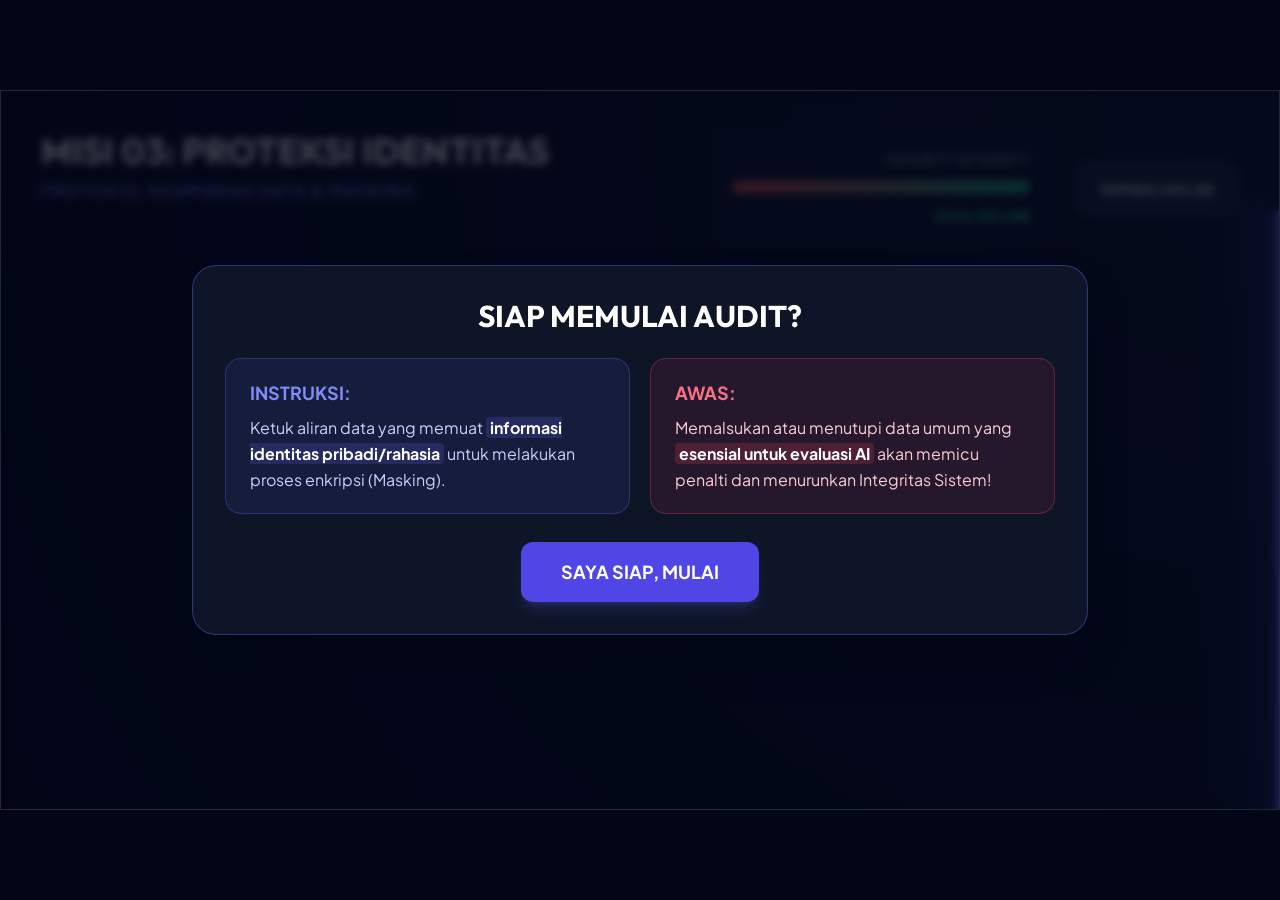
<file: story_content/WebObjects/6g4mdgLDz77/game_level_3.htm>
<!doctype html>
<html lang="id">
  <head>
    <meta charset="UTF-8" />
    <meta name="viewport" content="width=device-width, initial-scale=1.0" />
    <title>Level 3: Proteksi Identitas</title>
    <script src="tailwind.js"></script>
    <link
      href="https://fonts.googleapis.com/css2?family=Plus+Jakarta+Sans:wght@400;500;600;700&family=Outfit:wght@600;700&display=swap"
      rel="stylesheet"
    />
    <style>
      body,
      html {
        margin: 0;
        padding: 0;
        height: 100vh;
        overflow: hidden;
        background-color: #020617;
        display: flex;
        justify-content: center;
        align-items: center;
        font-family: "Plus Jakarta Sans", sans-serif;
        user-select: none;
        touch-action: none;
      }
      #game-container {
        width: 1280px;
        height: 720px;
        position: relative;
        background: radial-gradient(
          circle at top right,
          #0f172a 0%,
          #020617 100%
        );
        border: 1px solid #1e293b;
        overflow: hidden;
      }
      .heading {
        font-family: "Outfit", sans-serif;
      }
      canvas {
        display: block;
        position: absolute;
        inset: 0;
        cursor: crosshair;
      }
      .ui-overlay {
        position: absolute;
        inset: 0;
        pointer-events: none;
        z-index: 10;
      }
      .interactive {
        pointer-events: auto;
      }

      .health-bar-bg {
        width: 300px;
        height: 14px;
        background: rgba(30, 41, 59, 0.8);
        border-radius: 7px;
        overflow: hidden;
        border: 1px solid rgba(255, 255, 255, 0.1);
      }
      #health-fill {
        width: 100%;
        height: 100%;
        background: linear-gradient(90deg, #ef4444, #10b981);
        transition: width 0.3s ease;
      }

      .portal-glow {
        position: absolute;
        right: 0;
        top: 120px;
        bottom: 0;
        width: 60px;
        background: linear-gradient(
          90deg,
          transparent,
          rgba(99, 102, 241, 0.2)
        );
        border-right: 4px solid #6366f1;
        box-shadow: 10px 0 30px rgba(99, 102, 241, 0.3);
      }
    </style>
  </head>
  <body>
    <div id="game-container">
      <canvas id="securityCanvas" class="interactive"></canvas>
      <div class="portal-glow"></div>

      <div class="ui-overlay p-10">
        <!-- Header -->
        <div class="flex justify-between items-start">
          <div>
            <h1 class="heading text-4xl font-bold text-white mb-2">
              MISI 03: PROTEKSI IDENTITAS
            </h1>
            <p
              class="text-indigo-400 tracking-widest text-base uppercase font-semibold"
            >
              Protokol Keamanan Data & Masking
            </p>
          </div>

          <div class="flex gap-6 items-center">
            <div
              class="flex flex-col items-end gap-2 bg-slate-900/80 p-5 rounded-2xl border border-slate-700/50 shadow-lg"
            >
              <p
                class="text-xs text-slate-400 uppercase font-bold tracking-widest"
              >
                Security Integrity
              </p>
              <div class="health-bar-bg mt-1">
                <div id="health-fill"></div>
              </div>
              <p
                id="health-percent"
                class="text-sm font-bold text-emerald-400 mt-1"
              >
                100% SECURE
              </p>
            </div>

            <!-- Tombol Kembali ke Lab -->
            <button
              onclick="exitToMenu()"
              class="px-6 py-4 bg-slate-800 hover:bg-rose-600 hover:text-white text-slate-200 text-sm font-bold rounded-xl border border-slate-700 transition-all shadow-md interactive"
            >
              KEMBALI KE LAB
            </button>
          </div>
        </div>

        <!-- Progress Counter -->
        <div
          id="progress-counter"
          class="hidden absolute bottom-10 left-10 bg-slate-900/60 p-5 rounded-2xl border border-slate-700/50 backdrop-blur-sm"
        >
          <p
            class="text-xs text-slate-400 uppercase font-bold mb-2 tracking-widest"
          >
            Data Terproteksi
          </p>
          <p
            id="protected-count"
            class="text-5xl font-bold text-white heading drop-shadow-md"
          >
            0<span class="text-2xl text-slate-500 font-normal"> / 15</span>
          </p>
        </div>
      </div>

      <!-- Win Screen -->
      <div
        id="win-screen"
        class="fixed inset-0 z-50 bg-slate-950/95 flex items-center justify-center p-10 hidden interactive"
      >
        <div class="text-center">
          <div
            class="w-24 h-24 bg-indigo-500/20 rounded-full flex items-center justify-center mx-auto mb-8"
          >
            <svg
              class="w-12 h-12 text-indigo-400"
              fill="none"
              stroke="currentColor"
              viewBox="0 0 24 24"
            >
              <path
                stroke-linecap="round"
                stroke-linejoin="round"
                stroke-width="2"
                d="M9 12l2 2 4-4m6 2a9 9 0 11-18 0 9 9 0 0118 0z"
              ></path>
            </svg>
          </div>
          <h2 class="heading text-5xl font-bold text-white mb-4">
            SISTEM AMAN
          </h2>
          <p class="text-slate-400 text-lg mb-10 max-w-lg mx-auto">
            Audit selesai. Kamu telah memastikan AI rekrutmen ini bekerja secara
            adil dan aman dari risiko kebocoran privasi pelamar.
          </p>
          <button
            onclick="finishAndReturn()"
            class="px-12 py-4 bg-indigo-600 hover:bg-indigo-500 text-white rounded-2xl font-bold text-xl transition-all shadow-lg shadow-indigo-500/20"
          >
            Terbitkan Sertifikat
          </button>
        </div>
      </div>

      <!-- Ready Screen: game baru berjalan setelah pengguna menekan tombol -->
      <div
        id="ready-screen"
        class="absolute inset-0 z-40 flex items-center justify-center p-10 bg-slate-950/75 interactive backdrop-blur-sm"
      >
        <div
          class="w-full max-w-4xl bg-slate-900/95 border border-indigo-500/40 rounded-3xl p-8 shadow-2xl"
        >
          <h2 class="heading text-3xl font-bold text-white text-center mb-6">
            SIAP MEMULAI AUDIT?
          </h2>

          <div class="grid grid-cols-2 gap-5 mb-7">
            <div
              class="bg-indigo-500/10 border border-indigo-500/30 px-6 py-5 rounded-2xl text-indigo-200 leading-relaxed"
            >
              <strong class="text-indigo-400 text-lg block mb-2"
                >INSTRUKSI:</strong
              >
              Ketuk aliran data yang memuat
              <span class="text-white font-bold bg-indigo-500/20 px-1 rounded"
                >informasi identitas pribadi/rahasia</span
              >
              untuk melakukan proses enkripsi (Masking).
            </div>
            <div
              class="bg-rose-500/10 border border-rose-500/30 px-6 py-5 rounded-2xl text-rose-200 leading-relaxed"
            >
              <strong class="text-rose-400 text-lg block mb-2">AWAS:</strong>
              Memalsukan atau menutupi data umum yang
              <span class="text-white font-bold bg-rose-500/20 px-1 rounded"
                >esensial untuk evaluasi AI</span
              >
              akan memicu penalti dan menurunkan Integritas Sistem!
            </div>
          </div>

          <div class="text-center">
            <button
              id="start-button"
              type="button"
              class="px-10 py-4 bg-indigo-600 hover:bg-indigo-500 text-white rounded-xl font-bold text-lg transition-all shadow-lg shadow-indigo-500/20"
            >
              SAYA SIAP, MULAI
            </button>
          </div>
        </div>
      </div>
    </div>

    <script>
      const canvas = document.getElementById("securityCanvas");
      const ctx = canvas.getContext("2d");
      canvas.width = 1280;
      canvas.height = 720;

      let health = 100;
      let protectedData = 0;
      let dataStream = [];
      let isWin = false;
      let gameStarted = false;
      let lastSpawn = 0;
      const targetData = 15;

      const dataTypes = [
        { label: "NIK", sensitive: true },
        { label: "HP", sensitive: true },
        { label: "ALAMAT", sensitive: true },
        { label: "SKOR", sensitive: false },
        { label: "NAMA", sensitive: false },
      ];

      // Kumpulan Data Dummy untuk memvariasikan isi yang mengalir
      const dummyData = {
        NIK: [
          "3271012...",
          "3172054...",
          "3301025...",
          "1203045...",
          "3404018...",
          "5102033...",
        ],
        HP: [
          "0812-3456-7890",
          "0857-1122-3344",
          "0819-9988-7766",
          "0811-2233-4455",
          "0896-5544-3322",
        ],
        ALAMAT: [
          "Jl. Merdeka No. 10",
          "Komp. Asri Blok B",
          "Jl. Sudirman 45",
          "Desa Sukamaju RT2",
          "Jl. Anggrek Raya",
        ],
        SKOR: [
          "85/100",
          "92/100",
          "78/100",
          "95/100",
          "88/100",
          "90/100",
          "75/100",
        ],
        NAMA: [
          "Budi Santoso",
          "Siti Aminah",
          "Andi Wijaya",
          "Dewi Lestari",
          "Joko Susilo",
          "Maya Indah",
          "Rendi Kurnia",
        ],
      };

      function getRandomItem(arr) {
        return arr[Math.floor(Math.random() * arr.length)];
      }

      function spawnData() {
        if (
          Date.now() - lastSpawn > 1800 &&
          protectedData < targetData &&
          !isWin
        ) {
          const type = dataTypes[Math.floor(Math.random() * dataTypes.length)];
          const generatedValue = getRandomItem(dummyData[type.label]);

          dataStream.push({
            x: -200,
            // Gunakan hampir seluruh tinggi area permainan setelah instruksi ditutup.
            y: 190 + Math.random() * 420,
            w: 160,
            h: 55,
            type: type,
            masked: false,
            speed: 2 + Math.random() * 1.5,
            val: generatedValue,
          });
          lastSpawn = Date.now();
        }
      }

      function drawDataCard(d) {
        ctx.save();
        // Background
        ctx.fillStyle = d.masked
          ? "rgba(16, 185, 129, 0.15)"
          : "rgba(30, 41, 59, 0.85)";

        // Garis tepi seragam (tanpa clue visual)
        ctx.strokeStyle = d.masked ? "#10b981" : "#475569";
        ctx.lineWidth = 2;

        // Card shape
        roundRect(ctx, d.x, d.y, d.w, d.h, 12, true, true);

        // Label
        ctx.fillStyle = d.masked ? "#10b981" : "#94a3b8";
        ctx.font = "bold 11px Plus Jakarta Sans";
        ctx.fillText(d.type.label, d.x + 12, d.y + 20);

        // Value
        ctx.fillStyle = d.masked ? "#10b981" : "#f8fafc";
        ctx.font = "bold 14px Plus Jakarta Sans";
        ctx.fillText(d.masked ? "********" : d.val, d.x + 12, d.y + 42);

        ctx.restore();
      }

      function roundRect(ctx, x, y, width, height, radius, fill, stroke) {
        ctx.beginPath();
        ctx.moveTo(x + radius, y);
        ctx.lineTo(x + width - radius, y);
        ctx.quadraticCurveTo(x + width, y, x + width, y + radius);
        ctx.lineTo(x + width, y + height - radius);
        ctx.quadraticCurveTo(
          x + width,
          y + height,
          x + width - radius,
          y + height,
        );
        ctx.lineTo(x + radius, y + height);
        ctx.quadraticCurveTo(x, y + height, x, y + height - radius);
        ctx.lineTo(x, y + radius);
        ctx.quadraticCurveTo(x, y, x + radius, y);
        ctx.closePath();
        if (fill) ctx.fill();
        if (stroke) ctx.stroke();
      }

      function handleInteraction(e) {
        if (!gameStarted || isWin) return;
        const touches = e.changedTouches || [e];
        const canvasRect = canvas.getBoundingClientRect();

        for (const t of touches) {
          const x =
            (t.clientX - canvasRect.left) * (canvas.width / canvasRect.width);
          const y =
            (t.clientY - canvasRect.top) * (canvas.height / canvasRect.height);

          dataStream.forEach((d) => {
            // Toleransi klik diperbesar
            if (
              x > d.x - 10 &&
              x < d.x + d.w + 10 &&
              y > d.y - 10 &&
              y < d.y + d.h + 10 &&
              !d.masked
            ) {
              if (d.type.sensitive) {
                d.masked = true;
                protectedData++;
                document.getElementById("protected-count").innerHTML =
                  `${protectedData}<span class="text-2xl text-slate-500 font-normal"> / ${targetData}</span>`;
              } else {
                health = Math.max(0, health - 15);
                d.masked = true;
              }
            }
          });
        }
      }

      function update() {
        if (isWin) return;
        ctx.clearRect(0, 0, canvas.width, canvas.height);

        spawnData();

        dataStream = dataStream.filter((d) => {
          d.x += d.speed;
          drawDataCard(d);

          if (d.x > 1220) {
            if (d.type.sensitive && !d.masked) {
              health = Math.max(0, health - 15);
            }
            return false;
          }
          return true;
        });

        const healthFill = document.getElementById("health-fill");
        const healthText = document.getElementById("health-percent");
        healthFill.style.width = health + "%";
        healthText.innerText = health + "% SECURE";

        if (health < 40) {
          healthText.className =
            "text-sm font-bold text-rose-500 animate-pulse mt-1";
          healthFill.style.background = "#ef4444";
        }

        if (protectedData >= targetData && health > 0) {
          isWin = true;
          document.getElementById("win-screen").classList.remove("hidden");
        }

        if (health <= 0) {
          alert("Security Breach! Integritas Sistem hancur. Audit dibatalkan.");
          location.reload();
        }

        requestAnimationFrame(update);
      }

      canvas.addEventListener(
        "touchstart",
        (e) => {
          e.preventDefault();
          handleInteraction(e);
        },
        { passive: false },
      );
      canvas.addEventListener("mousedown", handleInteraction);

      document.getElementById("start-button").addEventListener("click", () => {
        if (gameStarted) return;

        gameStarted = true;
        lastSpawn = Date.now();
        document.getElementById("ready-screen").classList.add("hidden");
        document.getElementById("progress-counter").classList.remove("hidden");
        requestAnimationFrame(update);
      });

      // ==========================================
      // INTEGRASI ARTICULATE STORYLINE
      // ==========================================

      function getSLPlayer() {
        try {
          if (parent && typeof parent.GetPlayer === "function")
            return parent.GetPlayer();
          if (window.top && typeof window.top.GetPlayer === "function")
            return window.top.GetPlayer();
          if (opener && typeof opener.GetPlayer === "function")
            return opener.GetPlayer();
        } catch (e) {
          console.error("CORS Error: ", e);
        }
        return null;
      }

      function exitToMenu() {
        const player = getSLPlayer();
        if (player) {
          player.SetVar("Nav_ReturnToLab", true);
        } else {
          if (parent) parent.postMessage("GO_TO_MENU", "*");
          if (window.top) window.top.postMessage("GO_TO_MENU", "*");
          console.log("Simulasi Keluar ke Menu Lab");
        }
      }

      function finishAndReturn() {
        const player = getSLPlayer();

        if (parent) parent.postMessage("GAME_COMPLETE_3", "*");
        if (window.top) window.top.postMessage("GAME_COMPLETE_3", "*");

        if (player) {
          player.SetVar("GameLevel3", true);
          player.SetVar("Nav_ReturnToLab", true);
        } else {
          if (parent) parent.postMessage("GO_TO_MENU", "*");
          if (window.top) window.top.postMessage("GO_TO_MENU", "*");
          console.log("Simulasi: Misi Level 3 Selesai, kembali ke Menu Lab.");
        }
      }
    </script>
  </body>
</html>
</file>
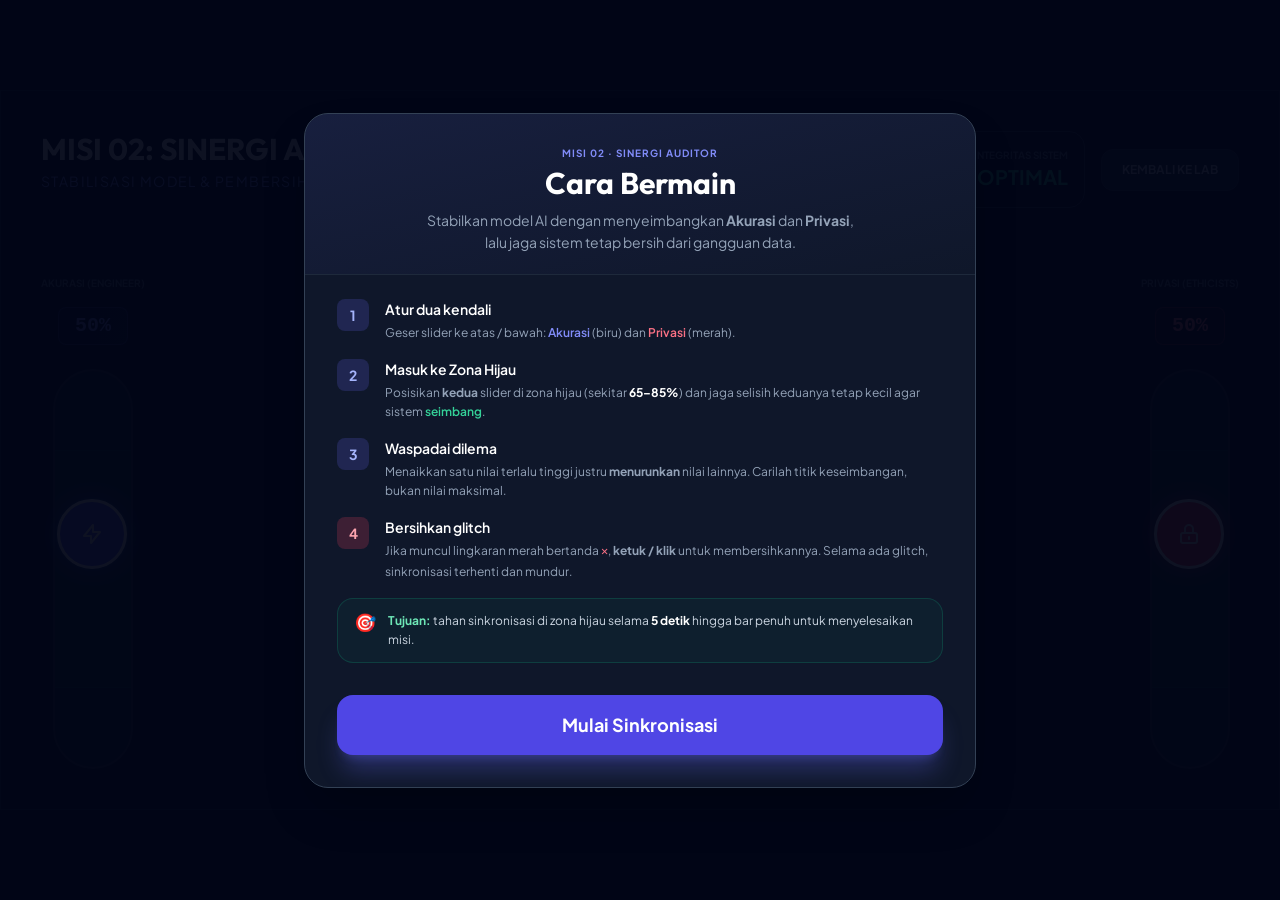
<file: story_content/WebObjects/6ItZL3P3hte/game_level_2.htm>
<!doctype html>
<html lang="id">
  <head>
    <meta charset="UTF-8" />
    <meta name="viewport" content="width=device-width, initial-scale=1.0" />
    <title>Level 2: AI Balance & Glitch Hunter</title>
    <script src="tailwind.js"></script>
    <link
      href="https://fonts.googleapis.com/css2?family=Plus+Jakarta+Sans:wght@400;500;600;700&family=Outfit:wght@600;700&display=swap"
      rel="stylesheet"
    />
    <style>
      body,
      html {
        margin: 0;
        padding: 0;
        overflow: hidden;
        background-color: #020617;
        font-family: "Plus Jakarta Sans", sans-serif;
        display: flex;
        justify-content: center;
        align-items: center;
        height: 100vh;
        user-select: none;
        touch-action: none;
      }

      #game-container {
        width: 1280px;
        height: 720px;
        position: relative;
        background: radial-gradient(circle at center, #0f172a 0%, #020617 100%);
        border: 1px solid #1e293b;
        overflow: hidden;
      }

      .heading {
        font-family: "Outfit", sans-serif;
      }

      canvas {
        display: block;
        position: absolute;
        inset: 0;
        cursor: crosshair;
      }

      .ui-overlay {
        position: absolute;
        inset: 0;
        pointer-events: none;
        z-index: 10;
      }

      .interactive {
        pointer-events: auto;
      }

      .vertical-slider {
        width: 80px;
        height: 400px;
        background: rgba(30, 41, 59, 0.5);
        border-radius: 40px;
        position: relative;
        border: 2px solid rgba(255, 255, 255, 0.1);
      }

      .slider-handle {
        width: 70px;
        height: 70px;
        background: #6366f1;
        border-radius: 35px;
        position: absolute;
        left: 2px;
        cursor: pointer;
        box-shadow: 0 0 20px rgba(99, 102, 241, 0.6);
        border: 3px solid #fff;
        display: flex;
        align-items: center;
        justify-content: center;
        transition: transform 0.1s;
      }

      #sync-progress {
        transition: width 0.3s ease;
      }

      .glitch-notice {
        animation: pulse-red 1s infinite;
      }

      @keyframes pulse-red {
        0% {
          color: #f8fafc;
        }
        50% {
          color: #f43f5e;
        }
        100% {
          color: #f8fafc;
        }
      }
    </style>
  </head>
  <body>
    <div id="game-container">
      <!-- Canvas untuk Radar dan Glitch (Sekarang interaktif untuk klik) -->
      <canvas id="gameCanvas" class="interactive"></canvas>

      <div class="ui-overlay p-10 flex flex-col justify-between">
        <!-- Header -->
        <div class="flex justify-between items-start">
          <div>
            <h1 class="heading text-3xl font-bold text-white mb-1">
              MISI 02: SINERGI AUDITOR
            </h1>
            <p class="text-indigo-400 tracking-widest text-sm uppercase">
              Stabilisasi Model & Pembersihan Glitch
            </p>
          </div>

          <div class="flex gap-4 items-center">
            <div
              class="glass-panel bg-slate-950/80 p-4 rounded-2xl border border-slate-700 text-right min-w-[200px]"
            >
              <p
                id="system-status-label"
                class="text-[10px] text-slate-500 uppercase font-bold"
              >
                Integritas Sistem
              </p>
              <p id="stability-text" class="text-xl font-bold text-emerald-400">
                OPTIMAL
              </p>
            </div>

            <!-- Tombol Kembali ke Lab -->
            <button
              onclick="exitToMenu()"
              class="px-5 py-3 bg-slate-800 hover:bg-rose-600 hover:text-white text-slate-300 text-xs font-bold rounded-xl border border-slate-700 transition-all shadow-md interactive"
            >
              KEMBALI KE LAB
            </button>
          </div>
        </div>

        <!-- Center Logic -->
        <div
          id="instruction-panel"
          class="absolute top-1/2 left-1/2 -translate-x-1/2 -translate-y-1/2 text-center w-full"
        >
          <div id="glitch-warning" class="hidden mb-4">
            <span
              class="glitch-notice bg-rose-500/20 text-rose-500 px-6 py-2 rounded-full font-bold text-sm border border-rose-500/50"
            >
              PERINGATAN: GANGGUAN DATA TERDETEKSI! KETUK UNTUK BERSIHKAN!
            </span>
          </div>
          <h2
            id="main-msg"
            class="heading text-2xl font-bold text-slate-300 mb-4 tracking-tight"
          >
            SINKRONISASI: TAHAN DI ZONA HIJAU
          </h2>
          <div class="flex justify-center items-center gap-6">
            <div
              class="h-2 w-64 bg-slate-800 rounded-full overflow-hidden border border-slate-700"
            >
              <div id="sync-progress" class="h-full bg-emerald-500 w-0"></div>
            </div>
            <span
              id="sync-timer"
              class="text-emerald-400 font-bold font-mono text-2xl"
              >5.0s</span
            >
          </div>
        </div>

        <!-- Sliders -->
        <div class="flex justify-between items-end">
          <!-- P1: Accuracy -->
          <div class="flex flex-col items-center gap-4">
            <p class="text-[10px] font-bold text-slate-500 uppercase">
              Akurasi (Engineer)
            </p>
            <div
              class="bg-indigo-500/10 border border-indigo-500/30 px-4 py-1 rounded-lg mb-2"
            >
              <span
                id="accuracy-val"
                class="text-xl font-bold text-indigo-400 font-mono"
                >50%</span
              >
            </div>
            <div class="vertical-slider interactive" id="slider-acc">
              <div
                class="absolute inset-x-0 top-[20%] bottom-[20%] bg-emerald-500/10 border-y border-emerald-500/20"
              ></div>
              <div id="handle-acc" class="slider-handle" style="bottom: 50%">
                <svg
                  class="w-6 h-6 text-white"
                  fill="none"
                  stroke="currentColor"
                  viewBox="0 0 24 24"
                >
                  <path
                    stroke-linecap="round"
                    stroke-linejoin="round"
                    stroke-width="2"
                    d="M13 10V3L4 14h7v7l9-11h-7z"
                  ></path>
                </svg>
              </div>
            </div>
          </div>

          <!-- P2: Privacy -->
          <div class="flex flex-col items-center gap-4">
            <p class="text-[10px] font-bold text-slate-500 uppercase">
              Privasi (Ethicists)
            </p>
            <div
              class="bg-rose-500/10 border border-rose-500/30 px-4 py-1 rounded-lg mb-2"
            >
              <span
                id="privacy-val"
                class="text-xl font-bold text-rose-400 font-mono"
                >50%</span
              >
            </div>
            <div class="vertical-slider interactive" id="slider-priv">
              <div
                class="absolute inset-x-0 top-[20%] bottom-[20%] bg-emerald-500/10 border-y border-emerald-500/20"
              ></div>
              <div
                id="handle-priv"
                class="slider-handle"
                style="
                  bottom: 50%;
                  background: #f43f5e;
                  box-shadow: 0 0 20px rgba(244, 63, 94, 0.6);
                "
              >
                <svg
                  class="w-6 h-6 text-white"
                  fill="none"
                  stroke="currentColor"
                  viewBox="0 0 24 24"
                >
                  <path
                    stroke-linecap="round"
                    stroke-linejoin="round"
                    stroke-width="2"
                    d="M12 15v2m-6 4h12a2 2 0 002-2v-6a2 2 0 00-2-2H6a2 2 0 00-2 2v6a2 2 0 002 2zm10-10V7a4 4 0 00-8 0v4h8z"
                  ></path>
                </svg>
              </div>
            </div>
          </div>
        </div>
      </div>

      <!-- Win Screen -->
      <div
        id="win-screen"
        class="fixed inset-0 z-50 bg-slate-950/95 flex items-center justify-center p-10 hidden interactive"
      >
        <div class="text-center">
          <div
            class="w-24 h-24 bg-emerald-500/20 rounded-full flex items-center justify-center mx-auto mb-8"
          >
            <svg
              class="w-12 h-12 text-emerald-400"
              fill="none"
              stroke="currentColor"
              viewBox="0 0 24 24"
            >
              <path
                stroke-linecap="round"
                stroke-linejoin="round"
                stroke-width="2"
                d="M9 12l2 2 4-4m6 2a9 9 0 11-18 0 9 9 0 0118 0z"
              ></path>
            </svg>
          </div>
          <h2 class="heading text-5xl font-bold text-white mb-4">
            SINKRONISASI BERHASIL
          </h2>
          <p class="text-slate-400 text-lg mb-10 max-w-lg mx-auto">
            Model AI telah stabil. Keseimbangan antara akurasi logis dan empati
            privasi telah tercapai melalui kolaborasi kontrol Anda.
          </p>
          <button
            onclick="finishAndReturn()"
            class="px-12 py-4 bg-emerald-600 hover:bg-emerald-500 text-white rounded-2xl font-bold text-xl transition-all shadow-lg shadow-emerald-500/20"
          >
            Selesaikan Misi & Kembali ke Lab
          </button>
        </div>
      </div>

      <!-- Intro / How-To-Play Modal -->
      <div
        id="intro-modal"
        class="fixed inset-0 z-50 bg-slate-950/95 flex items-center justify-center p-6 interactive"
      >
        <div
          class="max-w-2xl w-full bg-slate-900 rounded-3xl border border-slate-700 shadow-2xl overflow-hidden max-h-[95vh] flex flex-col"
        >
          <!-- Header -->
          <div
            class="px-8 pt-8 pb-5 border-b border-slate-800 bg-gradient-to-br from-indigo-500/10 to-transparent text-center"
          >
            <p
              class="text-[10px] uppercase tracking-widest text-indigo-400 font-bold mb-1"
            >
              Misi 02 · Sinergi Auditor
            </p>
            <h2 class="heading text-3xl font-bold text-white">Cara Bermain</h2>
            <p class="text-slate-400 text-sm mt-2 max-w-md mx-auto leading-relaxed">
              Stabilkan model AI dengan menyeimbangkan <strong>Akurasi</strong>
              dan <strong>Privasi</strong>, lalu jaga sistem tetap bersih dari
              gangguan data.
            </p>
          </div>

          <!-- Body -->
          <div class="px-8 py-6 overflow-y-auto space-y-4">
            <!-- Step 1 -->
            <div class="flex gap-4 items-start">
              <div
                class="shrink-0 w-8 h-8 rounded-lg bg-indigo-500/20 text-indigo-300 font-bold flex items-center justify-center text-sm"
              >
                1
              </div>
              <div>
                <p class="font-semibold text-white text-sm mb-1">
                  Atur dua kendali
                </p>
                <p class="text-xs text-slate-400 leading-relaxed">
                  Geser slider ke atas / bawah:
                  <span class="text-indigo-400 font-semibold">Akurasi</span>
                  (biru) dan
                  <span class="text-rose-400 font-semibold">Privasi</span>
                  (merah).
                </p>
              </div>
            </div>

            <!-- Step 2 -->
            <div class="flex gap-4 items-start">
              <div
                class="shrink-0 w-8 h-8 rounded-lg bg-indigo-500/20 text-indigo-300 font-bold flex items-center justify-center text-sm"
              >
                2
              </div>
              <div>
                <p class="font-semibold text-white text-sm mb-1">
                  Masuk ke Zona Hijau
                </p>
                <p class="text-xs text-slate-400 leading-relaxed">
                  Posisikan <strong>kedua</strong> slider di zona hijau (sekitar
                  <strong class="text-white">65–85%</strong>) dan jaga selisih
                  keduanya tetap kecil agar sistem
                  <span class="text-emerald-400 font-semibold">seimbang</span>.
                </p>
              </div>
            </div>

            <!-- Step 3 -->
            <div class="flex gap-4 items-start">
              <div
                class="shrink-0 w-8 h-8 rounded-lg bg-indigo-500/20 text-indigo-300 font-bold flex items-center justify-center text-sm"
              >
                3
              </div>
              <div>
                <p class="font-semibold text-white text-sm mb-1">
                  Waspadai dilema
                </p>
                <p class="text-xs text-slate-400 leading-relaxed">
                  Menaikkan satu nilai terlalu tinggi justru
                  <strong>menurunkan</strong> nilai lainnya. Carilah titik
                  keseimbangan, bukan nilai maksimal.
                </p>
              </div>
            </div>

            <!-- Step 4 -->
            <div class="flex gap-4 items-start">
              <div
                class="shrink-0 w-8 h-8 rounded-lg bg-rose-500/20 text-rose-300 font-bold flex items-center justify-center text-sm"
              >
                4
              </div>
              <div>
                <p class="font-semibold text-white text-sm mb-1">
                  Bersihkan glitch
                </p>
                <p class="text-xs text-slate-400 leading-relaxed">
                  Jika muncul lingkaran merah bertanda
                  <span class="font-mono font-bold text-rose-400">✕</span>,
                  <strong>ketuk / klik</strong> untuk membersihkannya. Selama ada
                  glitch, sinkronisasi terhenti dan mundur.
                </p>
              </div>
            </div>

            <!-- Goal -->
            <div
              class="flex items-start gap-3 bg-emerald-500/5 border border-emerald-500/20 rounded-2xl px-4 py-3"
            >
              <span class="text-lg leading-none mt-0.5">🎯</span>
              <p class="text-xs text-slate-300 leading-relaxed">
                <strong class="text-emerald-300">Tujuan:</strong> tahan
                sinkronisasi di zona hijau selama
                <strong class="text-white">5 detik</strong> hingga bar penuh
                untuk menyelesaikan misi.
              </p>
            </div>
          </div>

          <!-- Footer -->
          <div class="px-8 pb-8 pt-2">
            <button
              onclick="startGame()"
              class="w-full py-4 bg-indigo-600 hover:bg-indigo-500 text-white rounded-2xl font-bold text-lg shadow-xl shadow-indigo-500/30 transition-all"
            >
              Mulai Sinkronisasi
            </button>
          </div>
        </div>
      </div>
    </div>

    <script>
      const canvas = document.getElementById("gameCanvas");
      const ctx = canvas.getContext("2d");
      canvas.width = 1280;
      canvas.height = 720;

      // Game State
      let accuracy = 50;
      let privacy = 50;
      let syncTime = 0;
      const targetSync = 5.0;
      let glitches = [];
      let isWin = false;
      let lastGlitchSpawn = 0;

      const players = {
        acc: { isDragging: false, touchId: null },
        priv: { isDragging: false, touchId: null },
      };

      function init() {
        // Siapkan input, tetapi tahan loop game sampai pemain menutup modal instruksi
        bindEvents();
      }

      // Dipanggil dari tombol "Mulai Sinkronisasi" pada modal instruksi
      function startGame() {
        const modal = document.getElementById("intro-modal");
        if (modal) modal.classList.add("hidden");
        requestAnimationFrame(update);
      }

      function bindEvents() {
        const handleInteraction = (e, isStart) => {
          const touches = e.changedTouches || [e];
          for (const t of touches) {
            const clientX = t.clientX;
            const clientY = t.clientY;

            if (isStart) {
              // PERBAIKAN GLITCH: Menyesuaikan koordinat klik layar ke koordinat internal canvas
              const canvasRect = canvas.getBoundingClientRect();
              const canvasX =
                (clientX - canvasRect.left) * (canvas.width / canvasRect.width);
              const canvasY =
                (clientY - canvasRect.top) *
                (canvas.height / canvasRect.height);

              checkGlitchClick(canvasX, canvasY);

              // Cek interaksi Sliders (Slider menggunakan koordinat viewport normal)
              const accRect = document
                .getElementById("slider-acc")
                .getBoundingClientRect();
              const privRect = document
                .getElementById("slider-priv")
                .getBoundingClientRect();

              if (clientX >= accRect.left && clientX <= accRect.right) {
                players.acc.isDragging = true;
                players.acc.touchId = t.identifier || 0;
                updateSlider("acc", clientY);
              }
              if (clientX >= privRect.left && clientX <= privRect.right) {
                players.priv.isDragging = true;
                players.priv.touchId = t.identifier || 0;
                updateSlider("priv", clientY);
              }
            } else {
              // Update drag
              if (
                players.acc.isDragging &&
                (t.identifier === players.acc.touchId || !e.changedTouches)
              )
                updateSlider("acc", clientY);
              if (
                players.priv.isDragging &&
                (t.identifier === players.priv.touchId || !e.changedTouches)
              )
                updateSlider("priv", clientY);
            }
          }
        };

        const stopDrag = (e) => {
          const touches = e.changedTouches || [e];
          for (const t of touches) {
            if (t.identifier === players.acc.touchId || !e.changedTouches)
              players.acc.isDragging = false;
            if (t.identifier === players.priv.touchId || !e.changedTouches)
              players.priv.isDragging = false;
          }
        };

        window.addEventListener(
          "touchstart",
          (e) => handleInteraction(e, true),
          { passive: false },
        );
        window.addEventListener(
          "touchmove",
          (e) => handleInteraction(e, false),
          { passive: false },
        );
        window.addEventListener("touchend", stopDrag);

        window.addEventListener("mousedown", (e) => handleInteraction(e, true));
        window.addEventListener("mousemove", (e) =>
          handleInteraction(e, false),
        );
        window.addEventListener("mouseup", stopDrag);
      }

      function updateSlider(type, y) {
        const rect = document
          .getElementById("slider-" + type)
          .getBoundingClientRect();
        let relY = y - rect.top;
        relY = Math.max(35, Math.min(365, relY));
        const val = Math.round(100 - ((relY - 35) / 330) * 100);

        if (type === "acc") {
          accuracy = val;
          if (accuracy > 85 && privacy > 30) privacy -= 0.3; // Dilemma effect
        } else {
          privacy = val;
          if (privacy > 85 && accuracy > 30) accuracy -= 0.3; // Dilemma effect
        }

        document.getElementById(`handle-${type}`).style.bottom =
          `calc(${val}% - 35px)`;
        document.getElementById(
          `${type === "acc" ? "accuracy" : "privacy"}-val`,
        ).innerText = Math.floor(val) + "%";
      }

      function spawnGlitch() {
        if (
          Date.now() - lastGlitchSpawn > 2000 &&
          glitches.length < 3 &&
          syncTime > 0.5
        ) {
          glitches.push({
            x: 300 + Math.random() * 680,
            y: 150 + Math.random() * 420,
            r: 30 + Math.random() * 20,
            life: 1.0,
            pulse: 0,
          });
          lastGlitchSpawn = Date.now();
        }
      }

      function checkGlitchClick(x, y) {
        // Menyaring glitch yang diklik (Toleransi 30px untuk memudahkan klik di IFP)
        glitches = glitches.filter((g) => {
          const dist = Math.sqrt((x - g.x) ** 2 + (y - g.y) ** 2);
          return dist > g.r + 30;
        });
      }

      function drawRadar() {
        const cx = 640,
          cy = 360;

        // Target Zones
        ctx.strokeStyle = "rgba(16, 185, 129, 0.1)";
        ctx.setLineDash([5, 5]);
        ctx.beginPath();
        ctx.arc(cx, cy, 140, 0, Math.PI * 2);
        ctx.stroke();
        ctx.beginPath();
        ctx.arc(cx, cy, 180, 0, Math.PI * 2);
        ctx.stroke();
        ctx.setLineDash([]);

        // Accuracy Line (P1)
        drawDataPoint(cx, cy, accuracy, -Math.PI / 2 - 0.4, "#6366f1");
        // Privacy Line (P2)
        drawDataPoint(cx, cy, privacy, -Math.PI / 2 + 0.4, "#f43f5e");

        // Core Pulse
        const diff = Math.abs(accuracy - privacy);
        const isBalanced =
          accuracy >= 65 &&
          accuracy <= 85 &&
          privacy >= 65 &&
          privacy <= 85 &&
          diff < 15;
        const coreColor =
          glitches.length > 0
            ? "244, 63, 94"
            : isBalanced
              ? "16, 185, 129"
              : "99, 102, 241";

        const pulse = Math.sin(Date.now() / 200) * 10;
        const grad = ctx.createRadialGradient(cx, cy, 0, cx, cy, 80 + pulse);
        grad.addColorStop(0, `rgba(${coreColor}, 0.4)`);
        grad.addColorStop(1, `rgba(${coreColor}, 0)`);

        ctx.fillStyle = grad;
        ctx.beginPath();
        ctx.arc(cx, cy, 100 + pulse, 0, Math.PI * 2);
        ctx.fill();
      }

      function drawDataPoint(cx, cy, val, angle, color) {
        const r = (val / 100) * 200;
        const x = cx + Math.cos(angle) * r;
        const y = cy + Math.sin(angle) * r;
        ctx.strokeStyle = color;
        ctx.lineWidth = 3;
        ctx.beginPath();
        ctx.moveTo(cx, cy);
        ctx.lineTo(x, y);
        ctx.stroke();
        ctx.fillStyle = color;
        ctx.beginPath();
        ctx.arc(x, y, 8, 0, Math.PI * 2);
        ctx.fill();
      }

      function drawGlitches() {
        glitches.forEach((g) => {
          g.pulse = Math.sin(Date.now() / 100) * 5;
          ctx.fillStyle = "rgba(244, 63, 94, 0.2)";
          ctx.beginPath();
          ctx.arc(g.x, g.y, g.r + g.pulse + 10, 0, Math.PI * 2);
          ctx.fill();

          ctx.strokeStyle = "#f43f5e";
          ctx.lineWidth = 2;
          ctx.beginPath();
          ctx.arc(g.x, g.y, g.r + g.pulse, 0, Math.PI * 2);
          ctx.stroke();

          ctx.fillStyle = "#fff";
          ctx.font = "bold 20px Arial";
          ctx.textAlign = "center";
          ctx.fillText("X", g.x, g.y + 7);
        });
      }

      function update() {
        if (isWin) return;
        ctx.clearRect(0, 0, canvas.width, canvas.height);

        drawRadar();
        spawnGlitch();
        drawGlitches();

        // Logic Sinkronisasi
        const diff = Math.abs(accuracy - privacy);
        const inZone =
          accuracy >= 65 &&
          accuracy <= 85 &&
          privacy >= 65 &&
          privacy <= 85 &&
          diff < 15;
        const hasGlitch = glitches.length > 0;

        const stabilityText = document.getElementById("stability-text");
        const warning = document.getElementById("glitch-warning");

        if (hasGlitch) {
          warning.classList.remove("hidden");
          stabilityText.innerText = "TERINTERUPSI";
          stabilityText.className =
            "text-xl font-bold text-rose-500 animate-pulse";
          syncTime = Math.max(0, syncTime - 0.01);
        } else {
          warning.classList.add("hidden");
          if (inZone) {
            syncTime += 0.016;
            stabilityText.innerText = "SINKRONISASI...";
            stabilityText.className = "text-xl font-bold text-emerald-400";
            document.getElementById("main-msg").innerText =
              "TAHAN POSISI! JANGAN BERGERAK!";
            document.getElementById("main-msg").className =
              "heading text-2xl font-bold text-emerald-400 mb-4";
          } else {
            stabilityText.innerText =
              diff > 25 ? "TIDAK STABIL" : "MENCARI SINYAL";
            stabilityText.className =
              diff > 25
                ? "text-xl font-bold text-rose-400"
                : "text-xl font-bold text-yellow-400";
            document.getElementById("main-msg").innerText =
              "SINKRONISASI: TAHAN DI ZONA HIJAU";
            document.getElementById("main-msg").className =
              "heading text-2xl font-bold text-slate-300 mb-4";
            syncTime = Math.max(0, syncTime - 0.005);
          }
        }

        const progress = (syncTime / targetSync) * 100;
        document.getElementById("sync-progress").style.width = progress + "%";
        document.getElementById("sync-timer").innerText =
          Math.max(0, targetSync - syncTime).toFixed(1) + "s";

        if (syncTime >= targetSync) {
          isWin = true;
          document.getElementById("win-screen").classList.remove("hidden");
        }

        requestAnimationFrame(update);
      }

      init();

      // ==========================================
      // INTEGRASI ARTICULATE STORYLINE (Sama seperti Level 1)
      // ==========================================

      function getSLPlayer() {
        try {
          if (parent && typeof parent.GetPlayer === "function")
            return parent.GetPlayer();
          if (window.top && typeof window.top.GetPlayer === "function")
            return window.top.GetPlayer();
          if (opener && typeof opener.GetPlayer === "function")
            return opener.GetPlayer();
        } catch (e) {
          console.error("CORS Error: ", e);
        }
        return null;
      }

      function exitToMenu() {
        const player = getSLPlayer();
        if (player) {
          player.SetVar("Nav_ReturnToLab", true);
        } else {
          if (parent) parent.postMessage("GO_TO_MENU", "*");
          if (window.top) window.top.postMessage("GO_TO_MENU", "*");
          console.log("Simulasi Keluar ke Menu Lab");
        }
      }

      function finishAndReturn() {
        const player = getSLPlayer();

        // Kirim sinyal khusus kelulusan Level 2 (Bisa ditangkap listener)
        if (parent) parent.postMessage("GAME_COMPLETE_2", "*");
        if (window.top) window.top.postMessage("GAME_COMPLETE_2", "*");

        if (player) {
          // Ubah variabel GameLevel2 menjadi true agar gembok level 3 terbuka
          player.SetVar("GameLevel2", true);
          player.SetVar("Nav_ReturnToLab", true);
        } else {
          if (parent) parent.postMessage("GO_TO_MENU", "*");
          if (window.top) window.top.postMessage("GO_TO_MENU", "*");
          console.log("Simulasi: Misi Level 2 Selesai, kembali ke Menu Lab");
        }
      }
    </script>
  </body>
</html>
</file>
<file: html5/data/css/output.min.css>
@font-face {
  font-family: 'Open SansBold CharsBoldEBD82E1D';
  src: url('[data-uri]');
  font-style: normal;
  font-weight: normal;
}
@font-face {
  font-family: 'Open Sans Charset1_ 5tG513E2CE7';
  src: url('[data-uri]');
  font-style: normal;
  font-weight: normal;
}
@font-face {
  font-family: 'Ubuntu MediumBold CBold39BA32DE';
  src: url('[data-uri]');
  font-style: normal;
  font-weight: normal;
}
@font-face {
  font-family: 'Ubuntu Medium Charset1_142C6EE6';
  src: url('[data-uri]');
  font-style: normal;
  font-weight: normal;
}
@font-face {
  font-family: 'Arial Charset1_ 5Wd7sG5D3F41DCC';
  src: url('[data-uri]');
  font-style: normal;
  font-weight: normal;
}
@font-face {
  font-family: 'CalibriBold CharsetBoldB9A9E29C';
  src: url('[data-uri]');
  font-style: normal;
  font-weight: normal;
}
@font-face {
  font-family: 'Calibri Charset1_ 6jfiQ9F09D64C';
  src: url('[data-uri]');
  font-style: normal;
  font-weight: normal;
}
@font-face {
  font-family: 'Articulate Extrabolbold3A2CA4EA';
  src: url('[data-uri]');
  font-style: normal;
  font-weight: normal;
}
@font-face {
  font-family: 'Open Sans Charset0_v9TY33EDE6F2';
  src: url('[data-uri]');
  font-style: normal;
  font-weight: normal;
}
@font-face {
  font-family: 'Articulate Extrabolbold472DC2A8';
  src: url('[data-uri]');
  font-style: normal;
  font-weight: normal;
}
.cs-npnxnanbnsnfns00000000001 .cs-infopanel  {
  box-shadow: 0 1px 0 rgba(184, 184, 184, 1);
  background: rgba(255, 255, 255, 1);
}
.cs-npnxnanbnsnfns00000000001 .cs-infopanel .cs-link {
  color: rgba(124, 34, 128, 1);
}
.cs-npnxnanbnsnfns00000000001 .cs-infopanel .cs-link:hover {
  color: rgba(0, 0, 238, 1);
}
.cs-npnxnanbnsnfns00000000001 .cs-infopanel .cs-name {
  color: rgba(68, 68, 68, 1);
}
.cs-npnxnanbnsnfns00000000001 .cs-infopanel .cs-title {
  color: rgba(153, 153, 153, 1);
}
.cs-npnxnanbnsnfns00000000001 .cs-infopanelpopup  {
  box-shadow: 0 1px 0 rgba(184, 184, 184, 1);
  background: linear-gradient(180deg, rgba(233, 233, 233, 1) 0%, rgba(207, 207, 207, 1) 100%);
}
.cs-npnxnanbnsnfns00000000001 .cs-infopanelpopup .cs-link {
  color: rgba(124, 34, 128, 1);
}
.cs-npnxnanbnsnfns00000000001 .cs-infopanelpopup .cs-link:hover {
  color: rgba(0, 0, 238, 1);
}
.cs-npnxnanbnsnfns00000000001 .cs-infopanelpopup .cs-name {
  color: rgba(68, 68, 68, 1);
}
.cs-npnxnanbnsnfns00000000001 .cs-infopanelpopup .cs-bio {
  color: rgba(153, 153, 153, 1);
}
.cs-npnxnanbnsnfns00000000001 .cs-timer  {
  color: rgba(85, 85, 85, 1);
}
.cs-npnxnanbnsnfns00000000001 .cs-duration stop:first-child {
  stop-color: rgba(0, 215, 255, 1);
}
.cs-npnxnanbnsnfns00000000001 .cs-duration stop:last-child {
  stop-color: rgba(0, 171, 255, 1);
}
.cs-npnxnanbnsnfns00000000001 .cs-elapsed stop:first-child {
  stop-color: rgba(254, 227, 71, 1);
}
.cs-npnxnanbnsnfns00000000001 .cs-elapsed stop:last-child {
  stop-color: rgba(252, 204, 42, 1);
}
.cs-npnxnanbnsnfns00000000001 .cs-timer .cs-pie .cs-innerstroke {
  stroke: rgba(199, 199, 199, 1);
}
.cs-npnxnanbnsnfns00000000001 .cs-timer .cs-pie .cs-innerborder {
  stroke: rgba(255, 255, 255, 1);
}
.cs-npnxnanbnsnfns00000000001 .cs-window  {
  box-shadow: 0 8px 5px rgba(0, 0, 0, 0.2);
  border-color: rgba(234, 234, 234, 1);
  background: rgba(243, 243, 243, 1);
  color: rgba(85, 85, 85, 1);
}
.cs-npnxnanbnsnfns00000000001 .cs-window .cs-diva {
  border-color: rgba(247, 247, 247, 1);
}
.cs-npnxnanbnsnfns00000000001 .cs-window .cs-divb {
  border-color: rgba(211, 211, 211, 1);
}
.cs-npnxnanbnsnfns00000000001 .cs-editor .cs-editor-slide {
  color: rgba(85, 85, 85, 1);
}
.cs-npnxnanbnsnfns00000000001 .cs-editor .cs-editor-html {
  color: rgba(68, 68, 68, 1);
}
.cs-npnxnanbnsnfns00000000001 .cs-editor .cs-editor-button {
  text-shadow: 0 1px 0 rgba(240, 240, 240, 1);
  color: rgba(53, 53, 53, 1);
  border-color: rgba(177, 177, 177, 1);
  background: linear-gradient(180deg, rgba(245, 245, 245, 1) 0%, rgba(199, 199, 199, 1) 100%);
}
.cs-npnxnanbnsnfns00000000001 .cs-editor .cs-editor-button:hover {
  background: linear-gradient(180deg, rgba(242, 242, 242, 1) 0%, rgba(175, 175, 175, 1) 100%);
}
.cs-npnxnanbnsnfns00000000001 .cs-editor .cs-editor-button:active {
  background: linear-gradient(180deg, rgba(199, 199, 199, 1) 0%, rgba(244, 244, 244, 1) 100%);
}
.cs-npnxnanbnsnfns00000000001 .cs-listitem  {
  color: rgba(53, 53, 53, 1);
  border-color: rgba(223, 223, 223, 1);
}
.cs-npnxnanbnsnfns00000000001 .cs-listitem.cs-viewed {
  color: rgba(144, 144, 144, 1);
}
.cs-npnxnanbnsnfns00000000001 .cs-listitem.cs-selected {
  color: rgba(53, 53, 53, 1);
  background: rgba(192, 226, 241, 1);
}
.cs-npnxnanbnsnfns00000000001 .cs-listitem.cs-selected:hover {
  background: rgba(192, 226, 241, 1);
}
.cs-npnxnanbnsnfns00000000001 .cs-listitem.cs-selected.hover {
  background: rgba(192, 226, 241, 1);
}
.cs-npnxnanbnsnfns00000000001 .cs-listitem.cs-selected:focus {
  background: rgba(192, 226, 241, 1);
}
.cs-npnxnanbnsnfns00000000001 .cs-listitem .cs-icon-carrot {
  fill: rgba(53, 53, 53, 1);
}
.cs-npnxnanbnsnfns00000000001 .cs-listitem .cs-icon-carrot .cs-shadow {
  fill: rgba(255, 255, 255, 1);
}
.cs-npnxnanbnsnfns00000000001 .cs-listitem:hover {
  background: rgba(230, 230, 230, 1);
}
.cs-npnxnanbnsnfns00000000001 .cs-listitem.hover {
  background: rgba(230, 230, 230, 1);
}
.cs-npnxnanbnsnfns00000000001 .cs-listitem:focus {
  background: rgba(230, 230, 230, 1);
}
.cs-npnxnanbnsnfns00000000001 .cs-glossary  {
  color: rgba(53, 53, 53, 1);
}
.cs-npnxnanbnsnfns00000000001 .cs-glossary .cs-scrolling-panel {
  background: rgba(231, 231, 231, 1);
}
.cs-npnxnanbnsnfns00000000001 .cs-glossary .cs-term.cs-selected .cs-choice-list-trigger {
  color: rgba(53, 53, 53, 1);
  background: rgba(192, 226, 241, 1);
}
.cs-npnxnanbnsnfns00000000001 .cs-glossary .cs-term.cs-selected .cs-choice-list-trigger:focus {
  color: rgba(53, 53, 53, 1);
  background: rgba(192, 226, 241, 1);
}
.cs-npnxnanbnsnfns00000000001 .cs-glossary .cs-term:hover .cs-choice-list-trigger {
  background: rgba(230, 230, 230, 1);
}
.cs-npnxnanbnsnfns00000000001 .cs-glossary .cs-term.hover .cs-choice-list-trigger {
  background: rgba(230, 230, 230, 1);
}
.cs-npnxnanbnsnfns00000000001 .cs-glossary .cs-term .cs-choice-list-trigger:focus {
  background: rgba(230, 230, 230, 1);
}
.cs-npnxnanbnsnfns00000000001 .cs-glossary .cs-diva {
  border-color: rgba(226, 226, 226, 1);
}
.cs-npnxnanbnsnfns00000000001 .cs-glossary .cs-divb {
  border-color: rgba(226, 226, 226, 1);
}
.cs-npnxnanbnsnfns00000000001 .cs-glossary .cs-divc {
  border-color: rgba(250, 250, 250, 1);
}
.cs-npnxnanbnsnfns00000000001 .cs-glossary .cs-heading {
  color: rgba(68, 68, 68, 1);
}
.cs-npnxnanbnsnfns00000000001 .cs-resource .cs-separator {
  border-color: rgba(224, 224, 224, 1);
}
.cs-npnxnanbnsnfns00000000001 .cs-outline  {
  color: rgba(68, 68, 68, 1);
}
.cs-npnxnanbnsnfns00000000001 .cs-outline .cs-diva {
  border-color: rgba(198, 198, 198, 1);
}
.cs-npnxnanbnsnfns00000000001 .cs-outline .cs-divb {
  border-color: rgba(249, 249, 249, 1);
}
.cs-npnxnanbnsnfns00000000001 .cs-outline .cs-divc {
  border-color: rgba(225, 225, 225, 1);
}
.cs-npnxnanbnsnfns00000000001 .cs-outline .cs-search-filter:hover {
  color: rgba(0, 0, 238, 1);
}
.cs-npnxnanbnsnfns00000000001 .cs-outline .cs-search-filter.hover {
  color: rgba(0, 0, 238, 1);
}
.cs-npnxnanbnsnfns00000000001 .cs-transcript  {
  color: rgba(68, 68, 68, 1);
}
.cs-npnxnanbnsnfns00000000001 .cs-transcript .cs-div {
  border-color: rgba(225, 225, 225, 1);
}
.cs-npnxnanbnsnfns00000000001 .cs-tabs:not(.topmenu-item) {
  color: rgba(85, 85, 85, 1);
}
.cs-npnxnanbnsnfns00000000001 .cs-tabs .cs-inner-button:not(.topmenu-item) {
  text-shadow: 0 1px 0 rgba(240, 240, 240, 1);
}
.cs-npnxnanbnsnfns00000000001 .cs-tabs:hover:not(.topmenu-item) {
  color: rgba(51, 51, 51, 1);
}
.cs-npnxnanbnsnfns00000000001 .cs-tabs.cs-selected {
  background: rgba(243, 243, 243, 1);
  color: rgba(51, 51, 51, 1);
}
.cs-npnxnanbnsnfns00000000001 .cs-seekcontrol  {
  background: linear-gradient(180deg, rgba(245, 245, 245, 1) 0%, rgba(199, 199, 199, 1) 100%);
  border-color: rgba(177, 177, 177, 1);
}
.cs-npnxnanbnsnfns00000000001 .cs-seekcontrol .cs-button:hover .cs-icon {
  fill: rgba(85, 85, 85, 1);
}
.cs-npnxnanbnsnfns00000000001 .cs-seekcontrol .cs-button.hover .cs-icon {
  fill: rgba(85, 85, 85, 1);
}
.cs-npnxnanbnsnfns00000000001 .cs-seekcontrol .cs-button .cs-icon-shadow {
  fill: rgba(240, 240, 240, 1);
}
.cs-npnxnanbnsnfns00000000001 .cs-seekcontrol .cs-button .cs-icon {
  fill: rgba(45, 45, 45, 1);
}
.cs-npnxnanbnsnfns00000000001 .cs-seekcontrol .cs-seek .cs-fill {
  background: rgba(255, 255, 255, 1);
}
.cs-npnxnanbnsnfns00000000001 .cs-seekcontrol .cs-seek {
  background: rgba(231, 231, 231, 1);
  border-color: rgba(184, 184, 184, 1);
}
.cs-npnxnanbnsnfns00000000001 .cs-searchinput .cs-input {
  color: rgba(138, 138, 138, 1);
  border-color: rgba(173, 173, 173, 1);
  background: rgba(223, 223, 223, 1);
}
.cs-npnxnanbnsnfns00000000001 .cs-searchinput .cs-input:focus {
  color: rgba(51, 51, 51, 1);
  background: rgba(250, 250, 250, 1);
}
.cs-npnxnanbnsnfns00000000001 .cs-searchinput .cs-input:hover {
  box-shadow: inset 0 0 1px 0 rgba(107, 248, 255, 1);
}
.cs-npnxnanbnsnfns00000000001 .cs-searchinput .cs-input.hover {
  box-shadow: inset 0 0 1px 0 rgba(107, 248, 255, 1);
}
.cs-npnxnanbnsnfns00000000001 .cs-searchinput .cs-button .cs-icon {
  fill: rgba(138, 138, 138, 1);
}
.cs-npnxnanbnsnfns00000000001 .cs-searchinput .cs-button:hover {
  fill: linear-gradient(180deg, rgba(245, 245, 245, 1) 0%, rgba(199, 199, 199, 1) 100%);
}
.cs-npnxnanbnsnfns00000000001 .cs-searchinput .cs-button.hover {
  fill: linear-gradient(180deg, rgba(245, 245, 245, 1) 0%, rgba(199, 199, 199, 1) 100%);
}
.cs-npnxnanbnsnfns00000000001 .cs-menu  {
  box-shadow: 0 1px 0 rgba(184, 184, 184, 1);
  background: rgba(243, 243, 243, 1);
}
.cs-npnxnanbnsnfns00000000001 .cs-topmenu-item.active .cs-tab {
  background: rgba(243, 243, 243, 1);
}
.cs-npnxnanbnsnfns00000000001 .cs-logo  {
  box-shadow: 0 1px 0 rgba(184, 184, 184, 1);
  background: rgba(255, 255, 255, 1);
}
.cs-npnxnanbnsnfns00000000001 .cs-checkbox  {
  color: rgba(68, 68, 68, 1);
}
.cs-npnxnanbnsnfns00000000001 .cs-checkbox:hover {
  border-color: rgba(107, 248, 255, 1);
}
.cs-npnxnanbnsnfns00000000001 .cs-checkbox.hover {
  border-color: rgba(107, 248, 255, 1);
}
.cs-npnxnanbnsnfns00000000001 .cs-checkbox .cs-box {
  color: rgba(255, 255, 255, 1);
  border-color: rgba(184, 184, 184, 1);
}
.cs-npnxnanbnsnfns00000000001 .cs-checkbox .cs-box:checked::after {
  color: rgba(51, 204, 0, 1);
}
.cs-npnxnanbnsnfns00000000001 .cs-button  {
  text-shadow: 0 1px 0 rgba(240, 240, 240, 1);
  color: rgba(53, 53, 53, 1);
  border-color: rgba(177, 177, 177, 1);
  background: linear-gradient(180deg, rgba(245, 245, 245, 1) 0%, rgba(199, 199, 199, 1) 100%);
  box-shadow: 0 1px 0 rgba(207, 207, 207, 1);
}
.cs-npnxnanbnsnfns00000000001 .cs-button .cs-icon {
  fill: rgba(53, 53, 53, 1);
}
.cs-npnxnanbnsnfns00000000001 .cs-button .cs-icon-shadow {
  fill: rgba(240, 240, 240, 1);
}
.cs-npnxnanbnsnfns00000000001 .cs-button:hover {
  background: linear-gradient(180deg, rgba(242, 242, 242, 1) 0%, rgba(175, 175, 175, 1) 100%);
}
.cs-npnxnanbnsnfns00000000001 .cs-button.hover {
  background: linear-gradient(180deg, rgba(242, 242, 242, 1) 0%, rgba(175, 175, 175, 1) 100%);
}
.cs-npnxnanbnsnfns00000000001 .cs-button:active {
  background: linear-gradient(180deg, rgba(199, 199, 199, 1) 0%, rgba(244, 244, 244, 1) 100%);
}
.cs-npnxnanbnsnfns00000000001 .cs-button.cs-disabled:hover {
  background: linear-gradient(180deg, rgba(245, 245, 245, 1) 0%, rgba(199, 199, 199, 1) 100%);
}
.cs-npnxnanbnsnfns00000000001 .cs-button.cs-disabled.hover {
  background: linear-gradient(180deg, rgba(245, 245, 245, 1) 0%, rgba(199, 199, 199, 1) 100%);
}
.cs-npnxnanbnsnfns00000000001 .cs-button.cs-disabled:active {
  background: linear-gradient(180deg, rgba(245, 245, 245, 1) 0%, rgba(199, 199, 199, 1) 100%);
}
.cs-npnxnanbnsnfns00000000001 .cs-button.cs-volume:hover {
  background: linear-gradient(180deg, rgba(245, 245, 245, 1) 0%, rgba(199, 199, 199, 1) 100%);
}
.cs-npnxnanbnsnfns00000000001 .cs-button.cs-volume.hover {
  background: linear-gradient(180deg, rgba(245, 245, 245, 1) 0%, rgba(199, 199, 199, 1) 100%);
}
.cs-npnxnanbnsnfns00000000001 .cs-button.cs-volume:active {
  background: linear-gradient(180deg, rgba(245, 245, 245, 1) 0%, rgba(199, 199, 199, 1) 100%);
}
.cs-npnxnanbnsnfns00000000001.cs-base  {
  color: rgba(85, 85, 85, 1);
  border-color: rgba(233, 233, 233, 1);
  background: linear-gradient(180deg, rgba(233, 233, 233, 1) 0%, rgba(207, 207, 207, 1) 100%);
}
.cs-npnxnanbnsnfns00000000001.cs-base .cs-separator .cs-diva {
  background: rgba(211, 211, 211, 1);
}
.cs-npnxnanbnsnfns00000000001.cs-base .cs-separator .cs-divb {
  background: rgba(247, 247, 247, 1);
}
.cs-npnxnanbnsnfns00000000001.cs-base .cs-topmenu-item.active .cs-tab {
  border-color: rgba(211, 211, 211, 1);
}
.cs-npnxnanbnsnfns00000000001.cs-base .cs-topmenu-item.active .cs-panel {
  border-color: rgba(211, 211, 211, 1);
}
.cs-npnxnanbnsnfns00000000001.cs-base .cs-left {
  background: linear-gradient(180deg, rgba(219, 219, 219, 1) 0%, rgba(195, 195, 195, 1) 100%);
}
.cs-npnxnanbnsnfns00000000001.cs-base .cs-area-primary .cs-slide-container {
  background: linear-gradient(180deg, rgba(233, 233, 233, 1) 0%, rgba(207, 207, 207, 1) 100%);
}
.cs-npnxnanbnsnfns00000000001 .cs-volume::-moz-range-thumb {
  border-color: rgba(165, 165, 165, 1);
  box-shadow: inset 0 0 1px 0 rgba(212, 212, 212, 1);
  background: rgba(200, 200, 200, 1);
}
.cs-npnxnanbnsnfns00000000001 .cs-volume::-ms-thumb {
  border-color: rgba(165, 165, 165, 1);
  box-shadow: inset 0 0 1px 0 rgba(212, 212, 212, 1);
  background: rgba(200, 200, 200, 1);
}
.cs-npnxnanbnsnfns00000000001 .cs-volume::-webkit-slider-thumb {
  border-color: rgba(165, 165, 165, 1);
  box-shadow: inset 0 0 1px 0 rgba(212, 212, 212, 1);
  background: rgba(200, 200, 200, 1);
}
.cs-npnxnanbnsnfns00000000001 .cs-volume::-moz-range-track {
  border-color: rgba(242, 242, 242, 1);
  background: linear-gradient(180deg, rgba(188, 188, 188, 1) 0%, rgba(188, 188, 188, 1) 50.196%, rgba(195, 195, 195, 1) 100%);
}
.cs-npnxnanbnsnfns00000000001 .cs-volume::-ms-track {
  border-color: rgba(242, 242, 242, 1);
  background: linear-gradient(180deg, rgba(188, 188, 188, 1) 0%, rgba(188, 188, 188, 1) 50.196%, rgba(195, 195, 195, 1) 100%);
}
.cs-npnxnanbnsnfns00000000001 .cs-volume::-webkit-slider-runnable-track {
  border-color: rgba(242, 242, 242, 1);
  background: linear-gradient(180deg, rgba(188, 188, 188, 1) 0%, rgba(188, 188, 188, 1) 50.196%, rgba(195, 195, 195, 1) 100%);
}
body.show-focus .tab-focus-box {
  border-color: rgba(255, 255, 0, 1);
}
.skipnav {
  border-color: rgba(255, 255, 0, 1);
}
.fn-npnxnanbsnfns00000000001 {
  font-family: 'Open SansD6FFC9F9';
  -webkit-font-variant-ligatures: no-common-ligatures;
  font-variant-ligatures: no-common-ligatures;
}
.fn-pxabnsnfns00000000001 {
  font-family: 'Open SansD6FFC9F9';
  -webkit-font-variant-ligatures: no-common-ligatures;
  font-variant-ligatures: no-common-ligatures;
}
.fn-npxnabnsnfns00000000001 {
  font-family: 'Open SansD6FFC9F9';
  -webkit-font-variant-ligatures: no-common-ligatures;
  font-variant-ligatures: no-common-ligatures;
}
.fn-npnxnanbnsnfns00000000001 {
  font-family: 'Open SansD6FFC9F9';
  -webkit-font-variant-ligatures: no-common-ligatures;
  font-variant-ligatures: no-common-ligatures;
}
.fn-pxabnsnfns00000000000 {
  font-family: 'Open SansD6FFC9F9';
  -webkit-font-variant-ligatures: no-common-ligatures;
  font-variant-ligatures: no-common-ligatures;
}
@font-face {
  font-family: 'Open SansD6FFC9F9';
  src: url('[data-uri]');
  font-style: normal;
  font-weight: bold;
}
@font-face {
  font-family: 'Open SansD6FFC9F9';
  src: url('[data-uri]');
  font-style: normal;
  font-weight: normal;
}
.cs-InvalidPromptSlide .cs-6RGDr5Qixzb-InvalidPromptSlide-btn0 {
  color: rgba(53, 53, 53, 1);
  border-color: rgba(177, 177, 177, 1);
  background: linear-gradient(180deg, rgba(245, 245, 245, 1) 0%, rgba(199, 199, 199, 1) 100%);
  text-shadow: 0 1px 0 rgba(240, 240, 240, 1);
}
.cs-InvalidPromptSlide .cs-6RGDr5Qixzb-InvalidPromptSlide-btn0 .cs-html {
  color: rgba(68, 68, 68, 1);
}
.cs-InvalidPromptSlide .cs-6RGDr5Qixzb-InvalidPromptSlide-btn0 .cs-slide {
  border-color: rgba(85, 85, 85, 1);
}
.cs-InvalidPromptSlide .cs-6RGDr5Qixzb-InvalidPromptSlide-btn0:hover {
  background: linear-gradient(180deg, rgba(242, 242, 242, 1) 0%, rgba(175, 175, 175, 1) 100%);
}
.cs-InvalidPromptSlide .cs-6RGDr5Qixzb-InvalidPromptSlide-btn0:active {
  background: linear-gradient(180deg, rgba(199, 199, 199, 1) 0%, rgba(244, 244, 244, 1) 100%);
}
.cs-PrintPromptSlide .cs-6RGDr5Qixzb-PrintPromptSlide-btn0 {
  color: rgba(53, 53, 53, 1);
  border-color: rgba(177, 177, 177, 1);
  background: linear-gradient(180deg, rgba(245, 245, 245, 1) 0%, rgba(199, 199, 199, 1) 100%);
  text-shadow: 0 1px 0 rgba(240, 240, 240, 1);
}
.cs-PrintPromptSlide .cs-6RGDr5Qixzb-PrintPromptSlide-btn0 .cs-html {
  color: rgba(68, 68, 68, 1);
}
.cs-PrintPromptSlide .cs-6RGDr5Qixzb-PrintPromptSlide-btn0 .cs-slide {
  border-color: rgba(85, 85, 85, 1);
}
.cs-PrintPromptSlide .cs-6RGDr5Qixzb-PrintPromptSlide-btn0:hover {
  background: linear-gradient(180deg, rgba(242, 242, 242, 1) 0%, rgba(175, 175, 175, 1) 100%);
}
.cs-PrintPromptSlide .cs-6RGDr5Qixzb-PrintPromptSlide-btn0:active {
  background: linear-gradient(180deg, rgba(199, 199, 199, 1) 0%, rgba(244, 244, 244, 1) 100%);
}
.cs-ScrollPromptSlide .cs-6RGDr5Qixzb-ScrollPromptSlide-btn0 {
  color: rgba(53, 53, 53, 1);
  border-color: rgba(177, 177, 177, 1);
  background: linear-gradient(180deg, rgba(245, 245, 245, 1) 0%, rgba(199, 199, 199, 1) 100%);
  text-shadow: 0 1px 0 rgba(240, 240, 240, 1);
}
.cs-ScrollPromptSlide .cs-6RGDr5Qixzb-ScrollPromptSlide-btn0 .cs-html {
  color: rgba(68, 68, 68, 1);
}
.cs-ScrollPromptSlide .cs-6RGDr5Qixzb-ScrollPromptSlide-btn0 .cs-slide {
  border-color: rgba(85, 85, 85, 1);
}
.cs-ScrollPromptSlide .cs-6RGDr5Qixzb-ScrollPromptSlide-btn0:hover {
  background: linear-gradient(180deg, rgba(242, 242, 242, 1) 0%, rgba(175, 175, 175, 1) 100%);
}
.cs-ScrollPromptSlide .cs-6RGDr5Qixzb-ScrollPromptSlide-btn0:active {
  background: linear-gradient(180deg, rgba(199, 199, 199, 1) 0%, rgba(244, 244, 244, 1) 100%);
}
.cs-ResumePromptSlide .cs-6RGDr5Qixzb-ResumePromptSlide-btn0 {
  color: rgba(53, 53, 53, 1);
  border-color: rgba(177, 177, 177, 1);
  background: linear-gradient(180deg, rgba(245, 245, 245, 1) 0%, rgba(199, 199, 199, 1) 100%);
  text-shadow: 0 1px 0 rgba(240, 240, 240, 1);
}
.cs-ResumePromptSlide .cs-6RGDr5Qixzb-ResumePromptSlide-btn0 .cs-html {
  color: rgba(68, 68, 68, 1);
}
.cs-ResumePromptSlide .cs-6RGDr5Qixzb-ResumePromptSlide-btn0 .cs-slide {
  border-color: rgba(85, 85, 85, 1);
}
.cs-ResumePromptSlide .cs-6RGDr5Qixzb-ResumePromptSlide-btn0:hover {
  background: linear-gradient(180deg, rgba(242, 242, 242, 1) 0%, rgba(175, 175, 175, 1) 100%);
}
.cs-ResumePromptSlide .cs-6RGDr5Qixzb-ResumePromptSlide-btn0:active {
  background: linear-gradient(180deg, rgba(199, 199, 199, 1) 0%, rgba(244, 244, 244, 1) 100%);
}
.cs-ResumePromptSlide .cs-6RGDr5Qixzb-ResumePromptSlide-btn1 {
  color: rgba(53, 53, 53, 1);
  border-color: rgba(177, 177, 177, 1);
  background: linear-gradient(180deg, rgba(245, 245, 245, 1) 0%, rgba(199, 199, 199, 1) 100%);
  text-shadow: 0 1px 0 rgba(240, 240, 240, 1);
}
.cs-ResumePromptSlide .cs-6RGDr5Qixzb-ResumePromptSlide-btn1 .cs-html {
  color: rgba(68, 68, 68, 1);
}
.cs-ResumePromptSlide .cs-6RGDr5Qixzb-ResumePromptSlide-btn1 .cs-slide {
  border-color: rgba(85, 85, 85, 1);
}
.cs-ResumePromptSlide .cs-6RGDr5Qixzb-ResumePromptSlide-btn1:hover {
  background: linear-gradient(180deg, rgba(242, 242, 242, 1) 0%, rgba(175, 175, 175, 1) 100%);
}
.cs-ResumePromptSlide .cs-6RGDr5Qixzb-ResumePromptSlide-btn1:active {
  background: linear-gradient(180deg, rgba(199, 199, 199, 1) 0%, rgba(244, 244, 244, 1) 100%);
}
.cs-ExternalInterfaceErrorSlide .cs-buttonOK {
  color: rgba(53, 53, 53, 1);
  border-color: rgba(177, 177, 177, 1);
  background: linear-gradient(180deg, rgba(245, 245, 245, 1) 0%, rgba(199, 199, 199, 1) 100%);
  text-shadow: 0 1px 0 rgba(240, 240, 240, 1);
}
.cs-ExternalInterfaceErrorSlide .cs-buttonOK .cs-html {
  color: rgba(68, 68, 68, 1);
}
.cs-ExternalInterfaceErrorSlide .cs-buttonOK .cs-slide {
  border-color: rgba(85, 85, 85, 1);
}
.cs-ExternalInterfaceErrorSlide .cs-buttonOK:hover {
  background: linear-gradient(180deg, rgba(242, 242, 242, 1) 0%, rgba(175, 175, 175, 1) 100%);
}
.cs-ExternalInterfaceErrorSlide .cs-buttonOK:active {
  background: linear-gradient(180deg, rgba(199, 199, 199, 1) 0%, rgba(244, 244, 244, 1) 100%);
}
</file>
